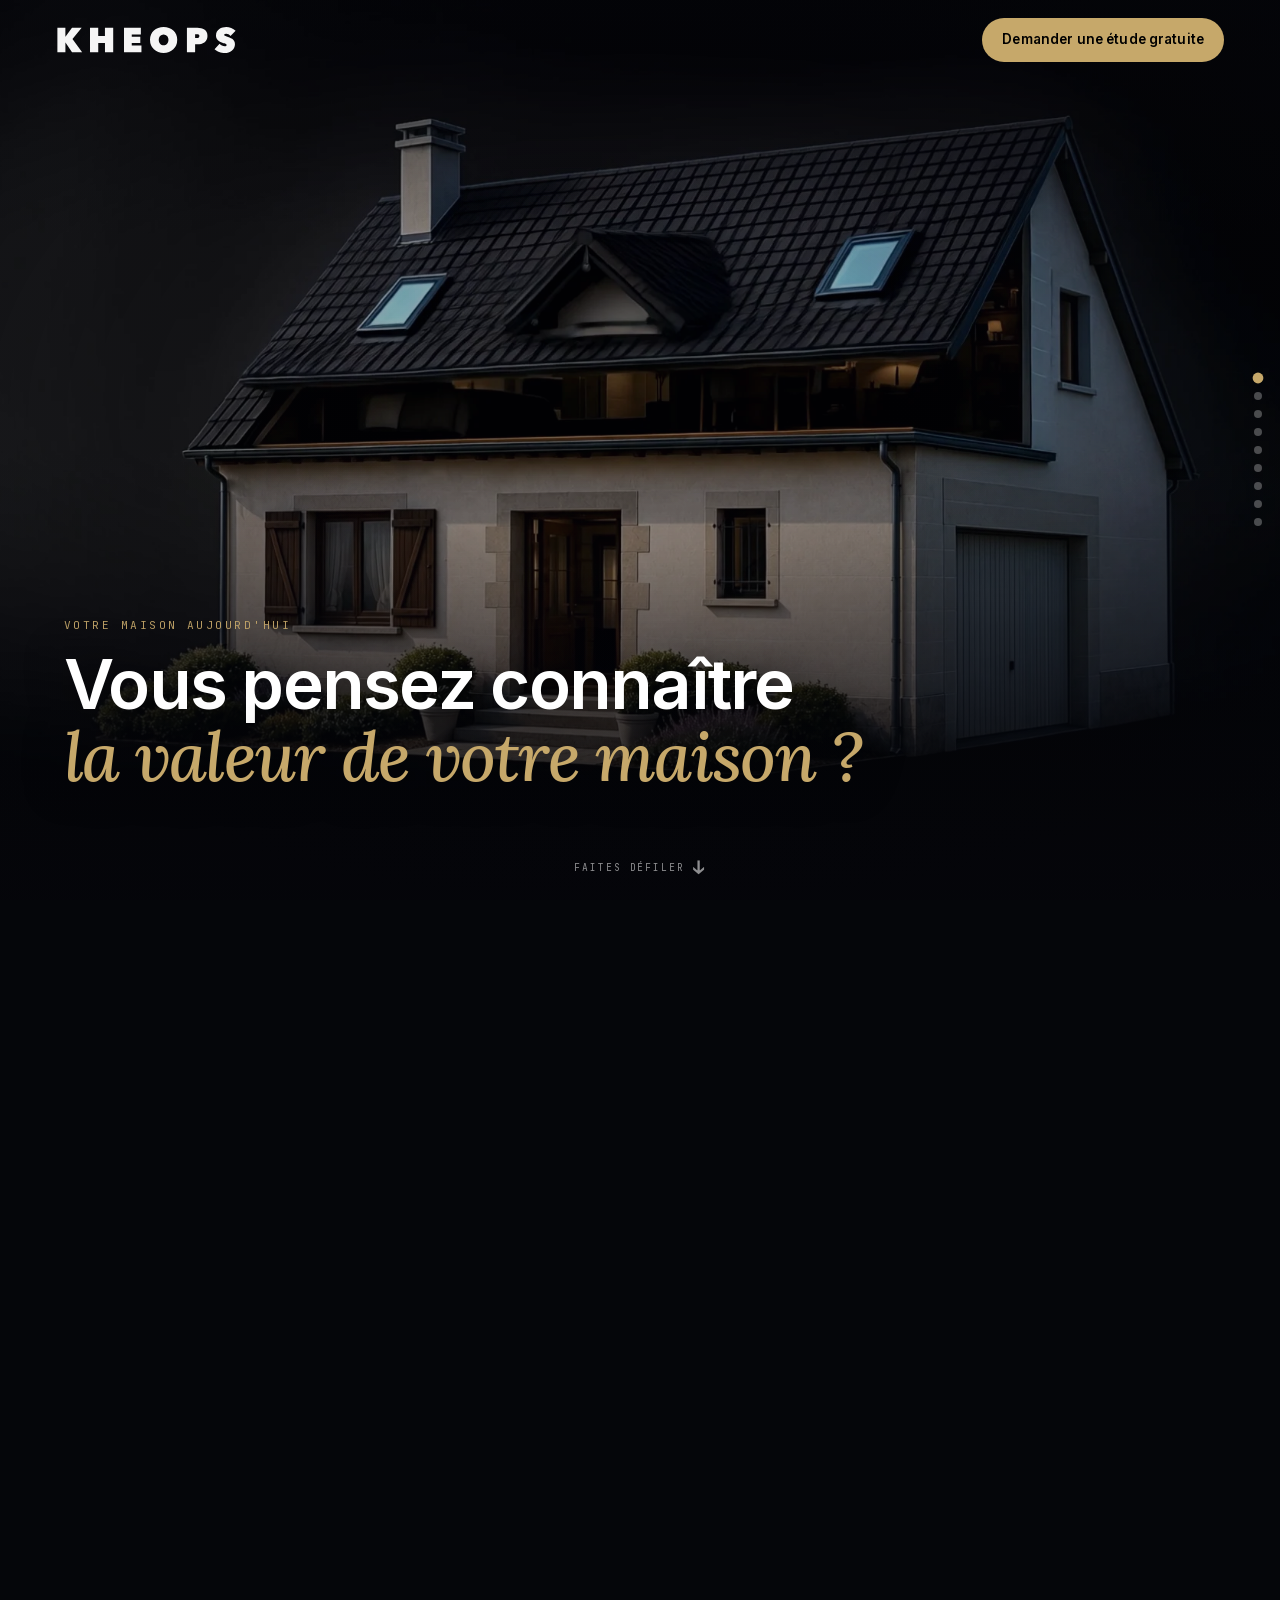
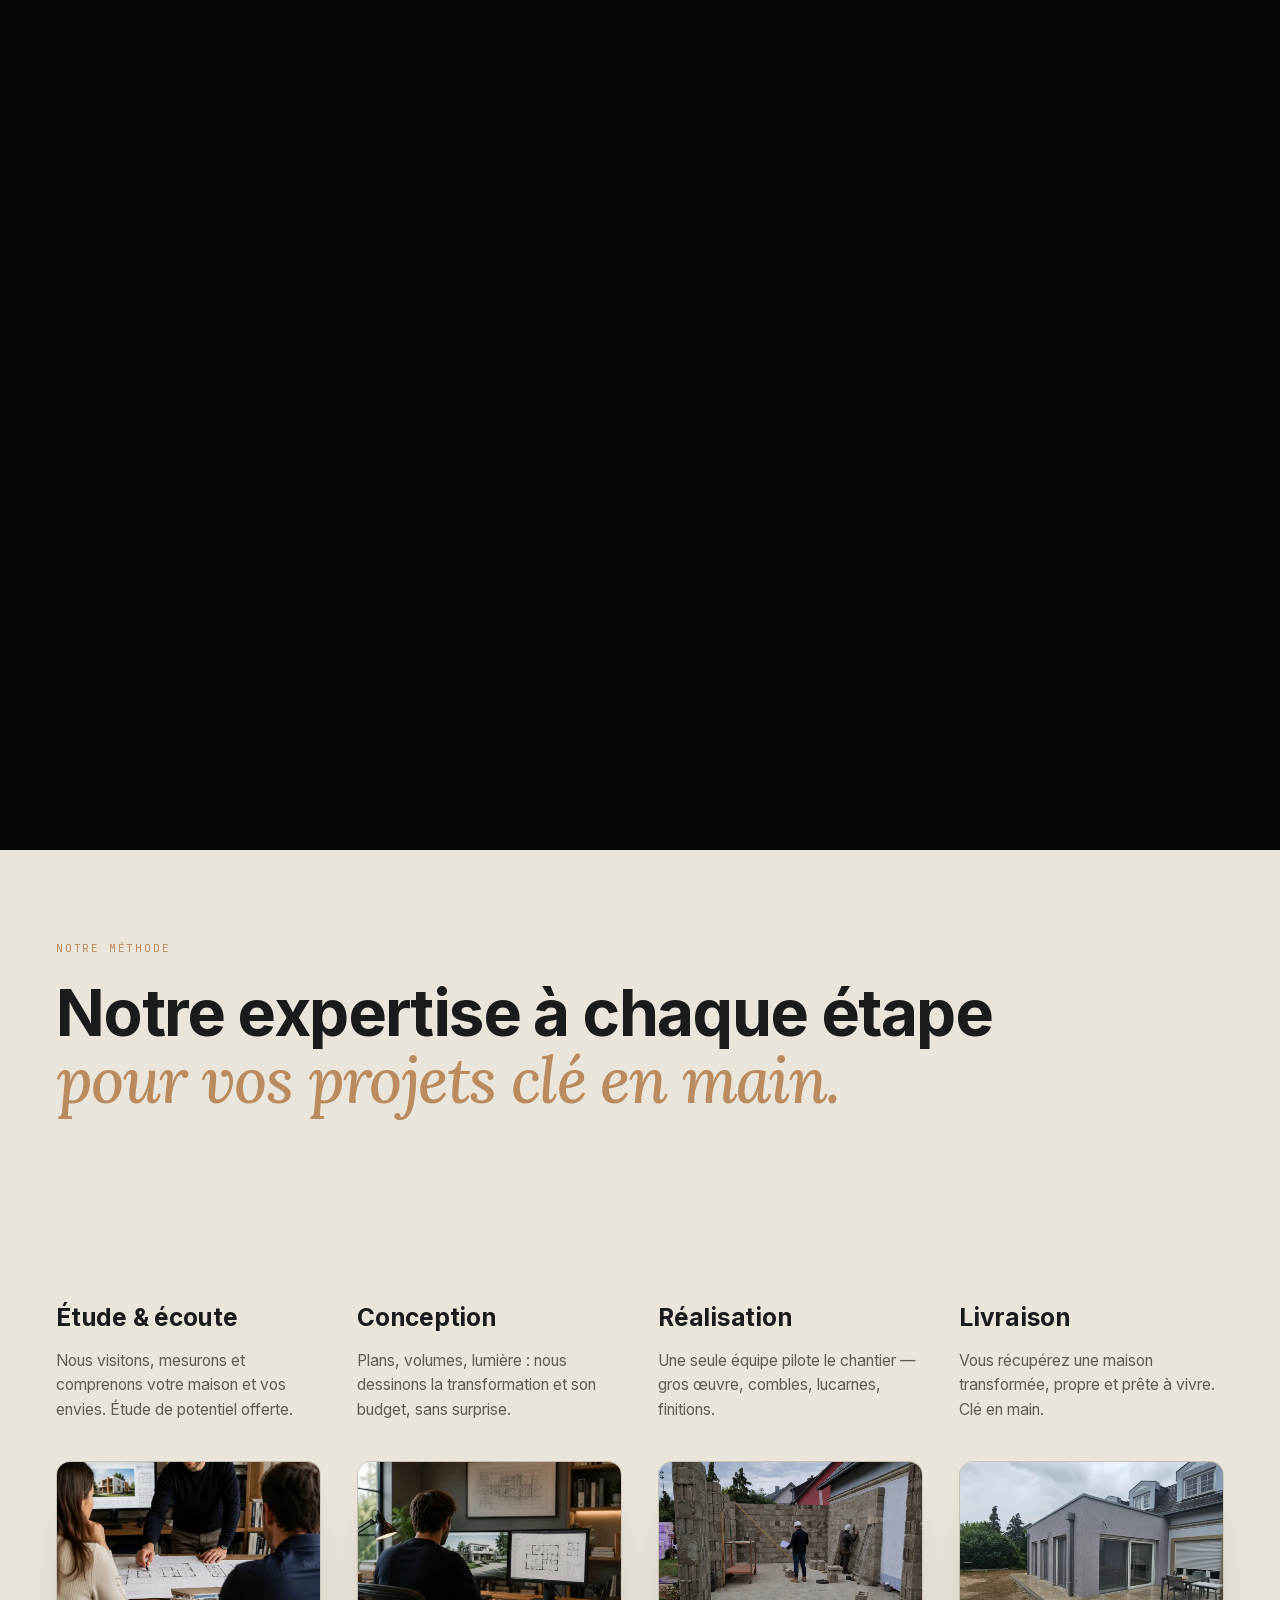
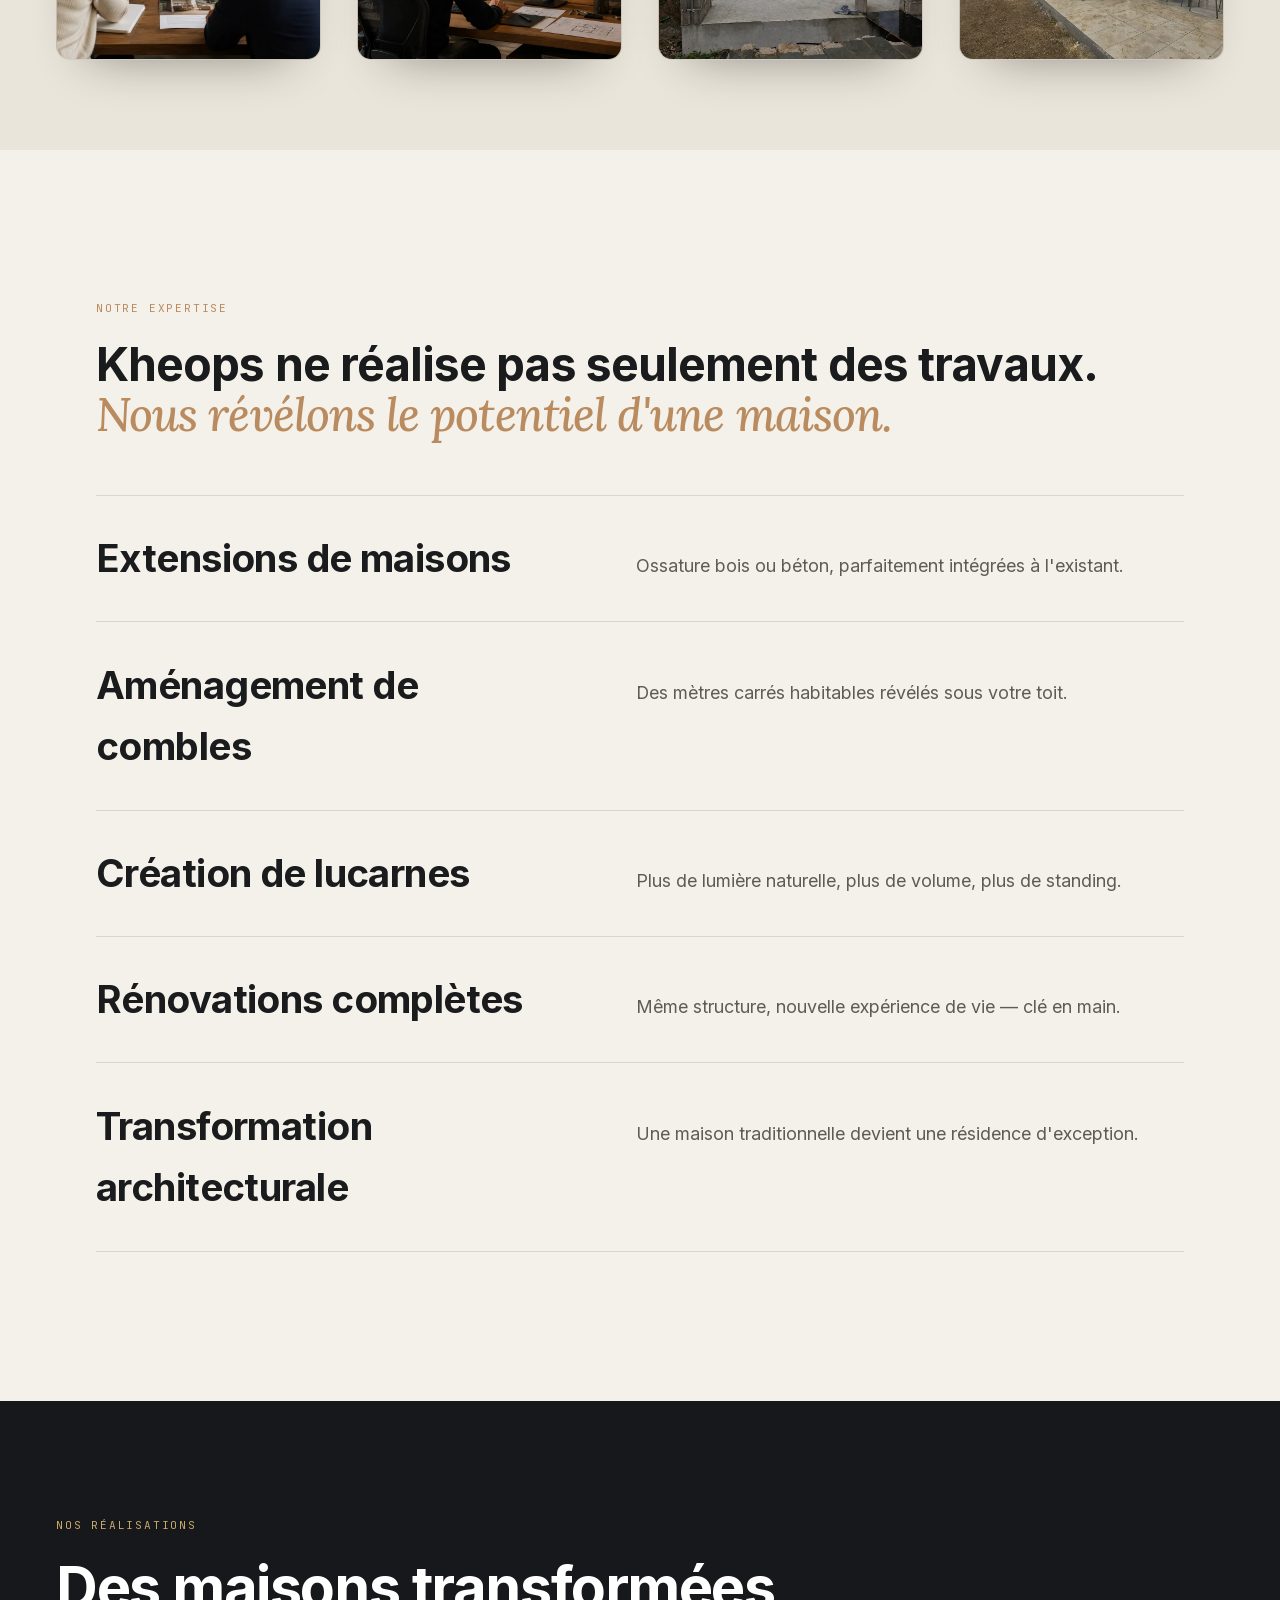
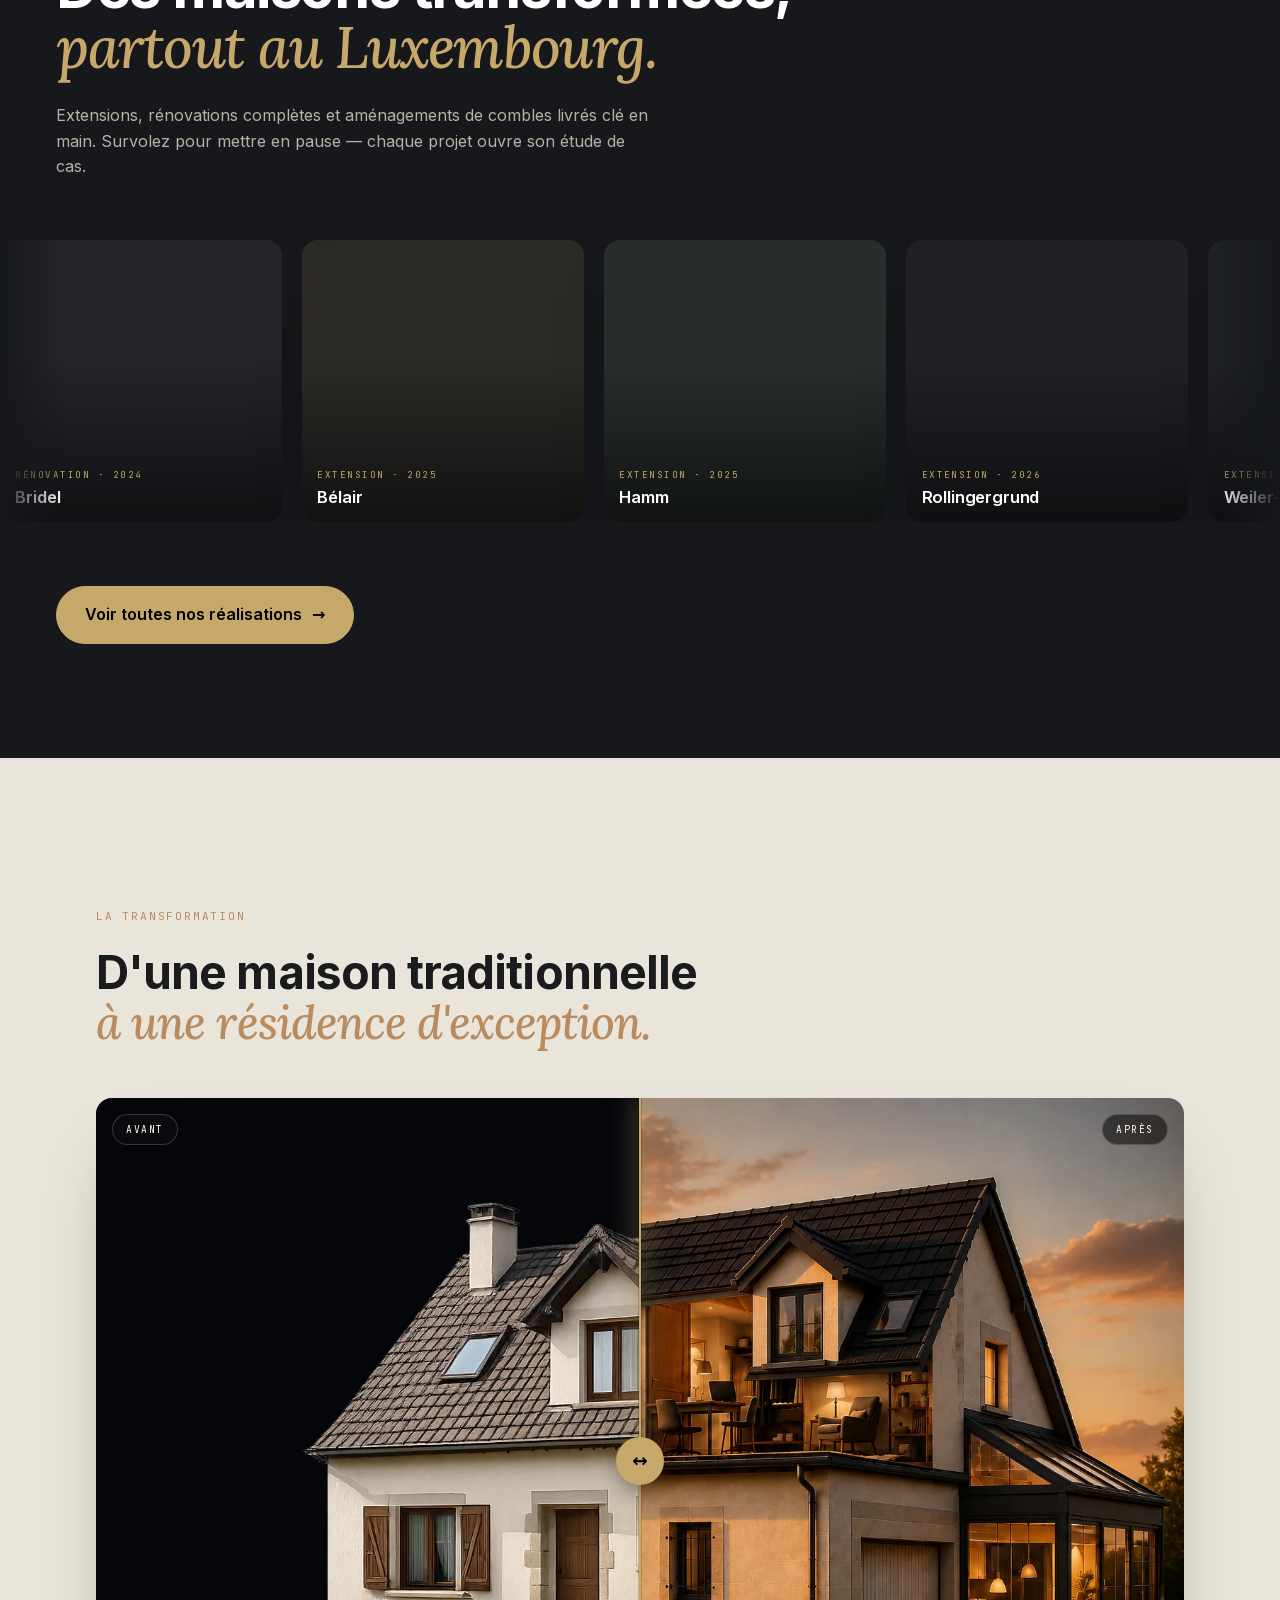
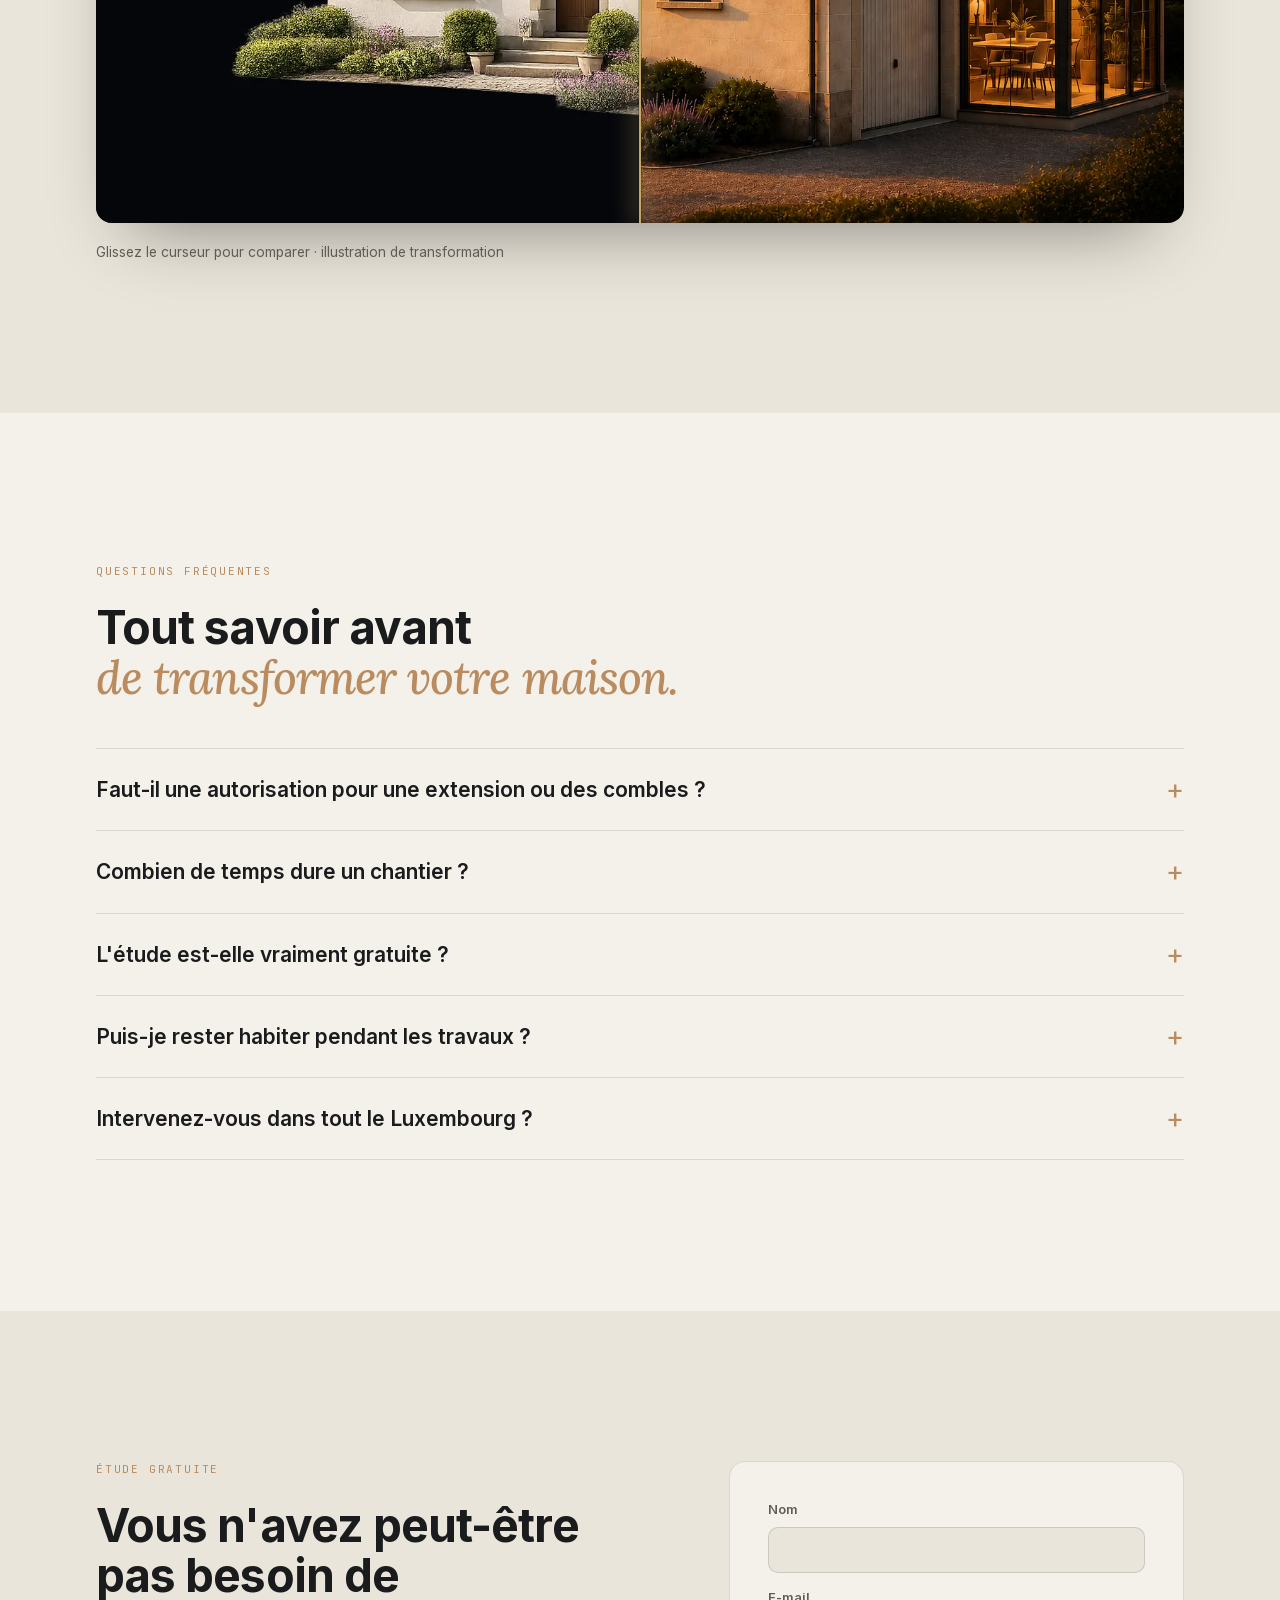
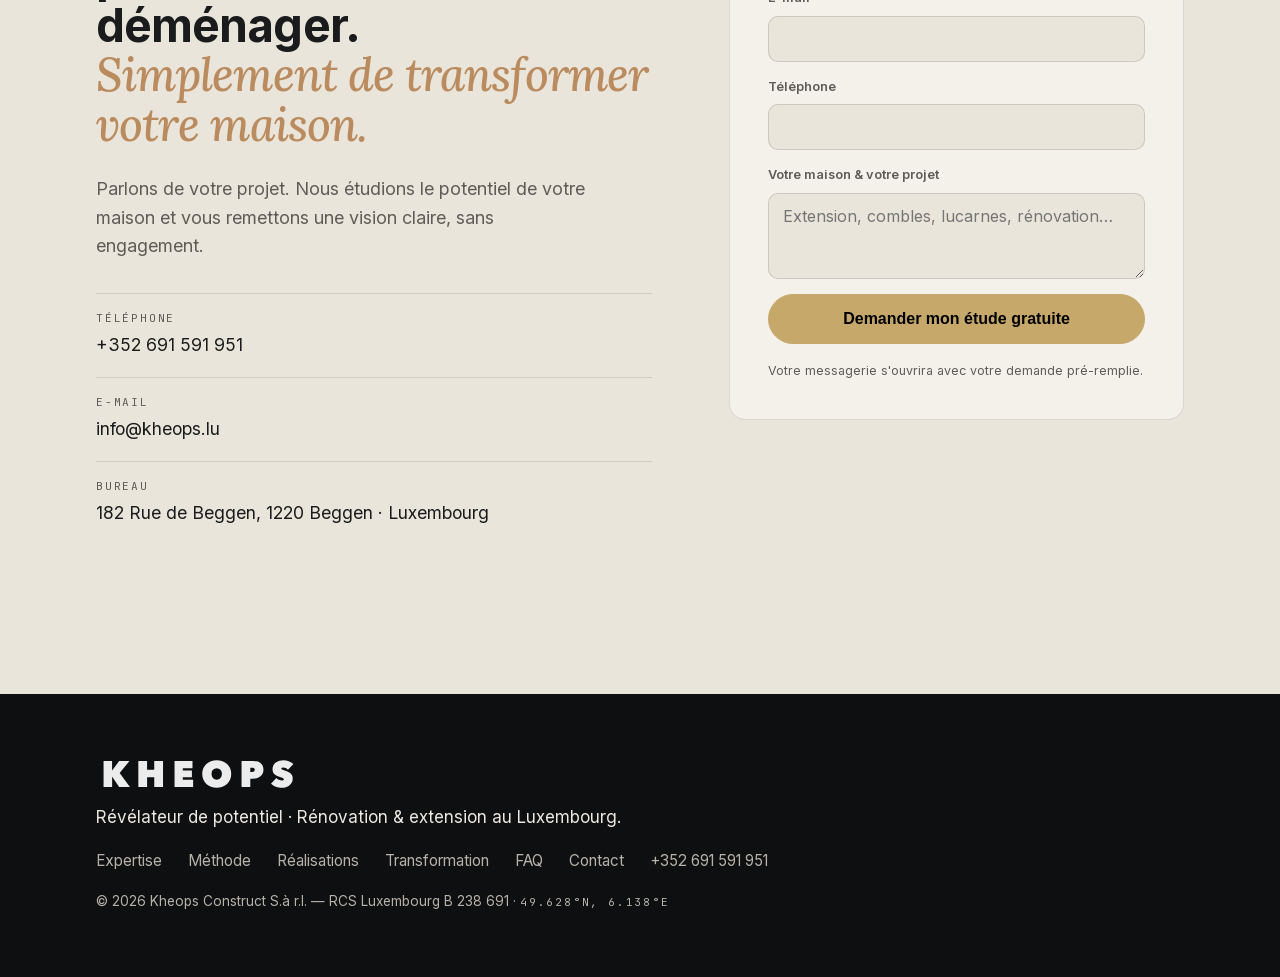
<file: index.html>
<!doctype html>
<html lang="fr" class="no-js">
<head>
<meta charset="utf-8">
<meta name="viewport" content="width=device-width, initial-scale=1, viewport-fit=cover">
<title>Kheops — Révélez le potentiel de votre maison | Luxembourg</title>
<meta name="description" content="Kheops révèle le potentiel caché de votre maison au Luxembourg : extensions, aménagement de combles, création de lucarnes et rénovations complètes haut de gamme. Même une maison traditionnelle peut devenir une résidence moderne et lumineuse.">
<meta name="theme-color" content="#16181B">
<meta name="author" content="Kheops Construct S.à r.l.">
<link rel="canonical" href="https://www.kheops.lu/">

<meta property="og:type" content="website">
<meta property="og:locale" content="fr_LU">
<meta property="og:site_name" content="Kheops">
<meta property="og:title" content="Révélez le potentiel de votre maison — Kheops">
<meta property="og:description" content="Extensions, combles, lucarnes et rénovations haut de gamme au Luxembourg. Une métamorphose pensée pour durer.">
<meta property="og:url" content="https://www.kheops.lu/">
<meta property="og:image" content="https://www.kheops.lu/assets/img/scenes/09_final.webp">
<meta name="twitter:card" content="summary_large_image">

<link rel="icon" type="image/png" sizes="32x32" href="assets/favicon-32x32.png">
<link rel="icon" type="image/png" sizes="16x16" href="assets/favicon-16x16.png">
<link rel="apple-touch-icon" href="assets/apple-touch-icon.png">
<link rel="manifest" href="site.webmanifest">

<link rel="preload" href="assets/fonts/inter-var.woff2" as="font" type="font/woff2" crossorigin>
<link rel="preload" href="assets/img/posters/film.webp" as="image">
<link rel="stylesheet" href="assets/css/fonts.css">
<link rel="stylesheet" href="assets/css/story.css">
<link rel="stylesheet" href="assets/css/cinematic.css">

<script>document.documentElement.classList.remove('no-js');document.documentElement.classList.add('js');</script>

<script type="application/ld+json">
{
  "@context": "https://schema.org",
  "@type": "GeneralContractor",
  "name": "Kheops",
  "legalName": "Kheops Construct S.à r.l.",
  "description": "Extensions, aménagement de combles, création de lucarnes et rénovations complètes haut de gamme au Luxembourg.",
  "url": "https://www.kheops.lu/",
  "telephone": "+352 27 67 63 80",
  "email": "info@kheops.lu",
  "foundingDate": "2018",
  "image": "https://www.kheops.lu/assets/img/f10.webp",
  "address": { "@type": "PostalAddress", "streetAddress": "182 Rue de Beggen", "postalCode": "1220", "addressLocality": "Beggen", "addressCountry": "LU" },
  "geo": { "@type": "GeoCoordinates", "latitude": 49.628, "longitude": 6.138 },
  "areaServed": { "@type": "Country", "name": "Luxembourg" },
  "openingHoursSpecification": { "@type": "OpeningHoursSpecification", "dayOfWeek": ["Monday","Tuesday","Wednesday","Thursday","Friday"], "opens": "08:00", "closes": "17:00" },
  "identifier": { "@type": "PropertyValue", "propertyID": "RCS Luxembourg", "value": "B 238 691" },
  "priceRange": "€€€"
}
</script>

<script type="application/ld+json">
{
  "@context": "https://schema.org",
  "@type": "FAQPage",
  "mainEntity": [
    { "@type": "Question", "name": "Faut-il une autorisation pour une extension ou des combles ?", "acceptedAnswer": { "@type": "Answer", "text": "Dans la plupart des communes luxembourgeoises, oui. Kheops réalise l'étude de faisabilité et vous accompagne dans les démarches d'autorisation de bâtir." } },
    { "@type": "Question", "name": "Combien de temps dure un chantier ?", "acceptedAnswer": { "@type": "Answer", "text": "Selon l'ampleur : quelques semaines pour un aménagement de combles, quelques mois pour une extension ou une rénovation complète. Le planning est remis avant le démarrage." } },
    { "@type": "Question", "name": "L'étude est-elle vraiment gratuite ?", "acceptedAnswer": { "@type": "Answer", "text": "Oui. Kheops étudie le potentiel de votre maison et vous remet une première vision et une estimation, sans engagement." } },
    { "@type": "Question", "name": "Puis-je rester habiter pendant les travaux ?", "acceptedAnswer": { "@type": "Answer", "text": "Souvent oui, en particulier pour les combles et les extensions. Le chantier est organisé pour limiter la gêne au quotidien." } },
    { "@type": "Question", "name": "Intervenez-vous dans tout le Luxembourg ?", "acceptedAnswer": { "@type": "Answer", "text": "Oui. Depuis l'atelier de Beggen, Kheops intervient sur l'ensemble du Grand-Duché de Luxembourg." } }
  ]
}
</script>
</head>
<body>
<a class="skip-link" href="#expertise">Aller au contenu</a>

<header class="hd" id="top">
  <div class="hd-inner">
    <a class="hd-brand" href="#top" aria-label="Kheops — accueil">
      <img src="assets/kheops-logo.svg" alt="Kheops" width="193" height="32">
    </a>
    <a class="hd-cta" href="#contact">Demander une étude gratuite</a>
  </div>
</header>

<main>

  <!-- ===== FILM CINÉMATIQUE : la maison qui se transforme au scroll ===== -->
  <section class="film cine" id="film" aria-label="La transformation de votre maison">
    <div class="film-pin">
      <div class="film-bg" aria-hidden="true"><div class="film-grid"></div></div>

      <!-- Séquence d'images HD dessinée sur canvas (technique Apple/AirPods) :
           zéro décodage vidéo → scrub fluide même sur Intel, qualité HD préservée.
           Les frames sont préchargées par JS depuis assets/img/film/{d|m}/. -->
      <div class="film-stage">
        <canvas class="film-canvas" aria-hidden="true"></canvas>
        <img class="film-fallback" src="assets/img/posters/film.webp" alt="" aria-hidden="true">
      </div>

      <div class="film-veil" aria-hidden="true"></div>
      <!-- Voile sombre piloté au scroll : assombrit le tout début du film
           (frame 1) puis s'efface dès qu'on défile. N'altère pas les frames HD. -->
      <div class="film-intro" aria-hidden="true"></div>

      <div class="film-caps">
        <div class="film-cap" data-i="0">
          <span class="cap-k">Votre maison aujourd'hui</span>
          <h1 class="cap-t">Vous pensez connaître<br><em>la valeur de votre maison ?</em></h1>
        </div>
        <div class="film-cap" data-i="1">
          <span class="cap-k">Lecture architecturale</span>
          <h2 class="cap-t">Nous voyons ce que<br>vous ne <em>voyez pas</em>.</h2>
        </div>
        <div class="film-cap" data-i="2">
          <span class="cap-k">Les combles révélés</span>
          <h2 class="cap-t">Des mètres carrés<br><em>déjà présents</em>.</h2>
        </div>
        <div class="film-cap" data-i="3">
          <span class="cap-k">L'extension</span>
          <h2 class="cap-t">Repousser les murs,<br><em>sans déménager</em>.</h2>
        </div>
        <div class="film-cap" data-i="4">
          <span class="cap-k">Lucarnes &amp; lumière</span>
          <h2 class="cap-t">Plus d'espace.<br><em>Plus de lumière.</em></h2>
        </div>
        <div class="film-cap" data-i="5">
          <span class="cap-k">Le seuil</span>
          <h2 class="cap-t">Entrez <em>chez vous</em>.</h2>
        </div>
        <div class="film-cap" data-i="6">
          <span class="cap-k">L'intérieur dévoilé</span>
          <h2 class="cap-t">Chaque pièce,<br><em>repensée</em>.</h2>
        </div>
        <div class="film-cap" data-i="7">
          <span class="cap-k">La cuisine transformée</span>
          <h2 class="cap-t">Le quotidien,<br><em>sublimé</em>.</h2>
        </div>
        <div class="film-cap" data-i="8">
          <span class="cap-k">La révélation</span>
          <h2 class="cap-t">Votre maison n'a jamais eu<br>autant de <em>potentiel</em>.</h2>
          <a class="btn-gold scene-cta" href="#contact">Étudier mon projet <span aria-hidden="true">→</span></a>
        </div>
      </div>

      <div class="film-hint scrollhint" aria-hidden="true">Faites défiler <b>↓</b></div>
      <nav class="cine-prog" aria-label="Navigation entre les scènes"></nav>
    </div>
    <div class="film-bar" aria-hidden="true"></div>
  </section>

  <!-- ===== EXPERTISE PAR ÉTAPE (section plein écran) =====
       Emplacements photo prévus sous chaque étape : déposer les fichiers
       assets/img/expertise/01-etude.webp … 04-livraison.webp puis remplacer
       chaque <div class="etape-media"> par <img>. -->
  <section class="etapes" id="approche" aria-label="Notre expertise à chaque étape">
    <div class="wrap">
      <header class="etapes-head">
        <p class="eyebrow mono reveal">Notre méthode</p>
        <h2 class="etapes-title reveal" data-d="1">Notre expertise à chaque étape<br><em>pour vos projets clé en main.</em></h2>
        <p class="etapes-intro reveal" data-d="2">De la conception à la réalisation, toutes les étapes de votre projet sont pilotées en interne pour assurer un contrôle absolu de la qualité, une exécution sans compromis et des délais parfaitement maîtrisés.</p>
      </header>
      <ol class="etapes-grid">
        <li class="etape reveal reveal--turn" data-d="1">
          <h3>Étude &amp; écoute</h3>
          <p>Nous visitons, mesurons et comprenons votre maison et vos envies. Étude de potentiel offerte.</p>
          <div class="etape-media reveal reveal--turn" data-d="1">
            <img src="assets/img/expertise/01-etude.webp" alt="Étude : visite et prise de mesures de votre maison" loading="lazy" decoding="async">
          </div>
        </li>
        <li class="etape reveal reveal--turn" data-d="2">
          <h3>Conception</h3>
          <p>Plans, volumes, lumière : nous dessinons la transformation et son budget, sans surprise.</p>
          <div class="etape-media reveal reveal--turn" data-d="2">
            <img src="assets/img/expertise/02-conception.webp" alt="Conception : plans, volumes et lumière du projet" loading="lazy" decoding="async">
          </div>
        </li>
        <li class="etape reveal reveal--turn" data-d="3">
          <h3>Réalisation</h3>
          <p>Une seule équipe pilote le chantier — gros œuvre, combles, lucarnes, finitions.</p>
          <div class="etape-media reveal reveal--turn" data-d="3">
            <img src="assets/img/expertise/03-realisation.webp" alt="Réalisation : chantier piloté par une seule équipe" loading="lazy" decoding="async">
          </div>
        </li>
        <li class="etape reveal reveal--turn" data-d="4">
          <h3>Livraison</h3>
          <p>Vous récupérez une maison transformée, propre et prête à vivre. Clé en main.</p>
          <div class="etape-media reveal reveal--turn" data-d="4">
            <img src="assets/img/expertise/04-livraison.webp" alt="Livraison : maison transformée, propre et prête à vivre" loading="lazy" decoding="async">
          </div>
        </li>
      </ol>
    </div>
  </section>

  <!-- ===== EXPERTISE ===== -->
  <section class="expertise" id="expertise">
    <div class="wrap">
      <p class="eyebrow mono reveal">Notre expertise</p>
      <h2 class="sec-title reveal" data-d="1">Kheops ne réalise pas seulement des travaux.<br><em>Nous révélons le potentiel d'une maison.</em></h2>
      <ul class="exp-list">
        <li class="reveal"><h3>Extensions de maisons</h3><p>Ossature bois ou béton, parfaitement intégrées à l'existant.</p></li>
        <li class="reveal"><h3>Aménagement de combles</h3><p>Des mètres carrés habitables révélés sous votre toit.</p></li>
        <li class="reveal"><h3>Création de lucarnes</h3><p>Plus de lumière naturelle, plus de volume, plus de standing.</p></li>
        <li class="reveal"><h3>Rénovations complètes</h3><p>Même structure, nouvelle expérience de vie — clé en main.</p></li>
        <li class="reveal"><h3>Transformation architecturale</h3><p>Une maison traditionnelle devient une résidence d'exception.</p></li>
      </ul>
    </div>
  </section>

  <!-- ===== NOS RÉALISATIONS : carrousel défilant (train) =====
       Les photos sont des emplacements (assets/img/realisations/<slug>.webp).
       Pour alimenter : écraser chaque fichier <slug>.webp par la vraie photo
       (même nom) — aucun changement HTML nécessaire. Clic → realisations.html#<slug>. -->
  <section class="rea sec--dark" id="realisations" aria-label="Nos réalisations">
    <div class="wrap rea-head">
      <p class="eyebrow mono reveal">Nos réalisations</p>
      <h2 class="rea-title reveal" data-d="1">Des maisons transformées,<br><em>partout au Luxembourg.</em></h2>
      <p class="rea-intro reveal" data-d="2">Extensions, rénovations complètes et aménagements de combles livrés clé en main. Survolez pour mettre en pause — chaque projet ouvre son étude de cas.</p>
    </div>

    <div class="rea-marquee reveal" data-d="3">
      <div class="rea-track">
        <a class="rcard" href="realisations.html#renovation-bridel">
          <span class="rcard-media"><img src="assets/img/realisations/renovation-bridel.webp" alt="Rénovation d'exception — Bridel" loading="lazy" decoding="async"></span>
          <span class="rcard-info"><span class="rcard-cat mono">Rénovation · 2024</span><span class="rcard-name">Bridel</span></span>
        </a>
        <a class="rcard" href="realisations.html#extension-belair">
          <span class="rcard-media"><img src="assets/img/realisations/extension-belair.webp" alt="Extension &amp; Rénovation — Bélair" loading="lazy" decoding="async"></span>
          <span class="rcard-info"><span class="rcard-cat mono">Extension · 2025</span><span class="rcard-name">Bélair</span></span>
        </a>
        <a class="rcard" href="realisations.html#extension-hamm">
          <span class="rcard-media"><img src="assets/img/realisations/extension-hamm.webp" alt="Reconstruction complète — Hamm" loading="lazy" decoding="async"></span>
          <span class="rcard-info"><span class="rcard-cat mono">Extension · 2025</span><span class="rcard-name">Hamm</span></span>
        </a>
        <a class="rcard" href="realisations.html#extension-rollingergrund">
          <span class="rcard-media"><img src="assets/img/realisations/extension-rollingergrund.webp" alt="Extension résidentielle — Rollingergrund" loading="lazy" decoding="async"></span>
          <span class="rcard-info"><span class="rcard-cat mono">Extension · 2026</span><span class="rcard-name">Rollingergrund</span></span>
        </a>
        <a class="rcard" href="realisations.html#extension-weiller">
          <span class="rcard-media"><img src="assets/img/realisations/extension-weiller.webp" alt="Extension maçonnerie — Weiler-la-Tour" loading="lazy" decoding="async"></span>
          <span class="rcard-info"><span class="rcard-cat mono">Extension · 2024</span><span class="rcard-name">Weiler-la-Tour</span></span>
        </a>
        <a class="rcard" href="realisations.html#extension-bettembourg">
          <span class="rcard-media"><img src="assets/img/realisations/extension-bettembourg.webp" alt="Extension bois — Bettembourg" loading="lazy" decoding="async"></span>
          <span class="rcard-info"><span class="rcard-cat mono">Extension · 2022</span><span class="rcard-name">Bettembourg</span></span>
        </a>
        <a class="rcard" href="realisations.html#renovation-gasperich">
          <span class="rcard-media"><img src="assets/img/realisations/renovation-gasperich.webp" alt="Rénovation élégante — Gasperich" loading="lazy" decoding="async"></span>
          <span class="rcard-info"><span class="rcard-cat mono">Rénovation · 2022</span><span class="rcard-name">Gasperich</span></span>
        </a>
        <a class="rcard" href="realisations.html#amenagement-combles-peppange">
          <span class="rcard-media"><img src="assets/img/realisations/amenagement-combles-peppange.webp" alt="Aménagement de combles — Peppange" loading="lazy" decoding="async"></span>
          <span class="rcard-info"><span class="rcard-cat mono">Combles · 2023</span><span class="rcard-name">Peppange</span></span>
        </a>
        <a class="rcard" href="realisations.html#amenagement-combles-dalheim">
          <span class="rcard-media"><img src="assets/img/realisations/amenagement-combles-dalheim.webp" alt="Mansarde avec mezzanine — Dalheim" loading="lazy" decoding="async"></span>
          <span class="rcard-info"><span class="rcard-cat mono">Combles · 2024</span><span class="rcard-name">Dalheim</span></span>
        </a>
        <a class="rcard" href="realisations.html#renovation-walferdange">
          <span class="rcard-media"><img src="assets/img/realisations/renovation-walferdange.webp" alt="Transformation Airbnb — Walferdange" loading="lazy" decoding="async"></span>
          <span class="rcard-info"><span class="rcard-cat mono">Rénovation · 2025</span><span class="rcard-name">Walferdange</span></span>
        </a>
        <a class="rcard" href="realisations.html#appartement-limpertsberg">
          <span class="rcard-media"><img src="assets/img/realisations/appartement-limpertsberg.webp" alt="Rénovation appartement — Limpertsberg" loading="lazy" decoding="async"></span>
          <span class="rcard-info"><span class="rcard-cat mono">Rénovation · 2024</span><span class="rcard-name">Limpertsberg</span></span>
        </a>
        <a class="rcard" href="realisations.html#renovation-sandweiller">
          <span class="rcard-media"><img src="assets/img/realisations/renovation-sandweiller.webp" alt="Rénovation maison unifamiliale — Sandweiller" loading="lazy" decoding="async"></span>
          <span class="rcard-info"><span class="rcard-cat mono">Rénovation · 2022</span><span class="rcard-name">Sandweiller</span></span>
        </a>
        <a class="rcard" href="realisations.html#extension-bonnevoie">
          <span class="rcard-media"><img src="assets/img/realisations/extension-bonnevoie.webp" alt="Extension bois 2 niveaux — Bonnevoie" loading="lazy" decoding="async"></span>
          <span class="rcard-info"><span class="rcard-cat mono">Extension · 2024</span><span class="rcard-name">Bonnevoie</span></span>
        </a>
        <a class="rcard" href="realisations.html#extension-limpertsberg">
          <span class="rcard-media"><img src="assets/img/realisations/extension-limpertsberg.webp" alt="Extension — Limpertsberg" loading="lazy" decoding="async"></span>
          <span class="rcard-info"><span class="rcard-cat mono">Extension · 2023</span><span class="rcard-name">Limpertsberg</span></span>
        </a>
        <a class="rcard" href="realisations.html#renovation-merl">
          <span class="rcard-media"><img src="assets/img/realisations/renovation-merl.webp" alt="Rénovation complète — Merl" loading="lazy" decoding="async"></span>
          <span class="rcard-info"><span class="rcard-cat mono">Rénovation · 2024</span><span class="rcard-name">Merl</span></span>
        </a>
        <a class="rcard" href="realisations.html#renovation-bridel" aria-hidden="true" tabindex="-1">
          <span class="rcard-media"><img src="assets/img/realisations/renovation-bridel.webp" alt="Rénovation d'exception — Bridel" loading="lazy" decoding="async"></span>
          <span class="rcard-info"><span class="rcard-cat mono">Rénovation · 2024</span><span class="rcard-name">Bridel</span></span>
        </a>
        <a class="rcard" href="realisations.html#extension-belair" aria-hidden="true" tabindex="-1">
          <span class="rcard-media"><img src="assets/img/realisations/extension-belair.webp" alt="Extension &amp; Rénovation — Bélair" loading="lazy" decoding="async"></span>
          <span class="rcard-info"><span class="rcard-cat mono">Extension · 2025</span><span class="rcard-name">Bélair</span></span>
        </a>
        <a class="rcard" href="realisations.html#extension-hamm" aria-hidden="true" tabindex="-1">
          <span class="rcard-media"><img src="assets/img/realisations/extension-hamm.webp" alt="Reconstruction complète — Hamm" loading="lazy" decoding="async"></span>
          <span class="rcard-info"><span class="rcard-cat mono">Extension · 2025</span><span class="rcard-name">Hamm</span></span>
        </a>
        <a class="rcard" href="realisations.html#extension-rollingergrund" aria-hidden="true" tabindex="-1">
          <span class="rcard-media"><img src="assets/img/realisations/extension-rollingergrund.webp" alt="Extension résidentielle — Rollingergrund" loading="lazy" decoding="async"></span>
          <span class="rcard-info"><span class="rcard-cat mono">Extension · 2026</span><span class="rcard-name">Rollingergrund</span></span>
        </a>
        <a class="rcard" href="realisations.html#extension-weiller" aria-hidden="true" tabindex="-1">
          <span class="rcard-media"><img src="assets/img/realisations/extension-weiller.webp" alt="Extension maçonnerie — Weiler-la-Tour" loading="lazy" decoding="async"></span>
          <span class="rcard-info"><span class="rcard-cat mono">Extension · 2024</span><span class="rcard-name">Weiler-la-Tour</span></span>
        </a>
        <a class="rcard" href="realisations.html#extension-bettembourg" aria-hidden="true" tabindex="-1">
          <span class="rcard-media"><img src="assets/img/realisations/extension-bettembourg.webp" alt="Extension bois — Bettembourg" loading="lazy" decoding="async"></span>
          <span class="rcard-info"><span class="rcard-cat mono">Extension · 2022</span><span class="rcard-name">Bettembourg</span></span>
        </a>
        <a class="rcard" href="realisations.html#renovation-gasperich" aria-hidden="true" tabindex="-1">
          <span class="rcard-media"><img src="assets/img/realisations/renovation-gasperich.webp" alt="Rénovation élégante — Gasperich" loading="lazy" decoding="async"></span>
          <span class="rcard-info"><span class="rcard-cat mono">Rénovation · 2022</span><span class="rcard-name">Gasperich</span></span>
        </a>
        <a class="rcard" href="realisations.html#amenagement-combles-peppange" aria-hidden="true" tabindex="-1">
          <span class="rcard-media"><img src="assets/img/realisations/amenagement-combles-peppange.webp" alt="Aménagement de combles — Peppange" loading="lazy" decoding="async"></span>
          <span class="rcard-info"><span class="rcard-cat mono">Combles · 2023</span><span class="rcard-name">Peppange</span></span>
        </a>
        <a class="rcard" href="realisations.html#amenagement-combles-dalheim" aria-hidden="true" tabindex="-1">
          <span class="rcard-media"><img src="assets/img/realisations/amenagement-combles-dalheim.webp" alt="Mansarde avec mezzanine — Dalheim" loading="lazy" decoding="async"></span>
          <span class="rcard-info"><span class="rcard-cat mono">Combles · 2024</span><span class="rcard-name">Dalheim</span></span>
        </a>
        <a class="rcard" href="realisations.html#renovation-walferdange" aria-hidden="true" tabindex="-1">
          <span class="rcard-media"><img src="assets/img/realisations/renovation-walferdange.webp" alt="Transformation Airbnb — Walferdange" loading="lazy" decoding="async"></span>
          <span class="rcard-info"><span class="rcard-cat mono">Rénovation · 2025</span><span class="rcard-name">Walferdange</span></span>
        </a>
        <a class="rcard" href="realisations.html#appartement-limpertsberg" aria-hidden="true" tabindex="-1">
          <span class="rcard-media"><img src="assets/img/realisations/appartement-limpertsberg.webp" alt="Rénovation appartement — Limpertsberg" loading="lazy" decoding="async"></span>
          <span class="rcard-info"><span class="rcard-cat mono">Rénovation · 2024</span><span class="rcard-name">Limpertsberg</span></span>
        </a>
        <a class="rcard" href="realisations.html#renovation-sandweiller" aria-hidden="true" tabindex="-1">
          <span class="rcard-media"><img src="assets/img/realisations/renovation-sandweiller.webp" alt="Rénovation maison unifamiliale — Sandweiller" loading="lazy" decoding="async"></span>
          <span class="rcard-info"><span class="rcard-cat mono">Rénovation · 2022</span><span class="rcard-name">Sandweiller</span></span>
        </a>
        <a class="rcard" href="realisations.html#extension-bonnevoie" aria-hidden="true" tabindex="-1">
          <span class="rcard-media"><img src="assets/img/realisations/extension-bonnevoie.webp" alt="Extension bois 2 niveaux — Bonnevoie" loading="lazy" decoding="async"></span>
          <span class="rcard-info"><span class="rcard-cat mono">Extension · 2024</span><span class="rcard-name">Bonnevoie</span></span>
        </a>
        <a class="rcard" href="realisations.html#extension-limpertsberg" aria-hidden="true" tabindex="-1">
          <span class="rcard-media"><img src="assets/img/realisations/extension-limpertsberg.webp" alt="Extension — Limpertsberg" loading="lazy" decoding="async"></span>
          <span class="rcard-info"><span class="rcard-cat mono">Extension · 2023</span><span class="rcard-name">Limpertsberg</span></span>
        </a>
        <a class="rcard" href="realisations.html#renovation-merl" aria-hidden="true" tabindex="-1">
          <span class="rcard-media"><img src="assets/img/realisations/renovation-merl.webp" alt="Rénovation complète — Merl" loading="lazy" decoding="async"></span>
          <span class="rcard-info"><span class="rcard-cat mono">Rénovation · 2024</span><span class="rcard-name">Merl</span></span>
        </a>
      </div>
    </div>

    <div class="wrap rea-foot reveal">
      <a class="btn-gold" href="realisations.html">Voir toutes nos réalisations <span aria-hidden="true">&#8594;</span></a>
    </div>
  </section>

  <!-- ===== RÉALISATIONS / AVANT-APRÈS ===== -->
  <section class="realis" id="transformation">
    <div class="wrap">
      <p class="eyebrow mono reveal">La transformation</p>
      <h2 class="sec-title reveal" data-d="1">D'une maison traditionnelle<br><em>à une résidence d'exception.</em></h2>
      <div class="ba reveal" data-d="2" data-ba>
        <div class="ba-after"><img src="assets/img/scenes/05_lucarnes.webp" alt="La maison transformée par Kheops — extension et combles, à l'heure dorée" width="1536" height="1024" loading="lazy"></div>
        <div class="ba-before"><img src="assets/img/scenes/01_maison.webp" alt="La maison traditionnelle avant transformation" width="1536" height="1024" loading="lazy"></div>
        <span class="ba-tag is-before">Avant</span>
        <span class="ba-tag is-after">Après</span>
        <div class="ba-handle" aria-hidden="true"></div>
        <input class="ba-range" type="range" min="0" max="100" value="50" aria-label="Comparer avant et après">
      </div>
      <p class="realis-note reveal">Glissez le curseur pour comparer · illustration de transformation</p>
    </div>
  </section>

  <!-- ===== FAQ ===== -->
  <section class="faq" id="faq">
    <div class="wrap">
      <p class="eyebrow mono reveal">Questions fréquentes</p>
      <h2 class="sec-title reveal" data-d="1">Tout savoir avant<br><em>de transformer votre maison.</em></h2>
      <div class="faq-list reveal" data-d="2">
        <details><summary>Faut-il une autorisation pour une extension ou des combles ?</summary><p>Dans la plupart des communes luxembourgeoises, oui. Nous réalisons l'étude de faisabilité et vous accompagnons dans les démarches d'autorisation de bâtir.</p></details>
        <details><summary>Combien de temps dure un chantier ?</summary><p>Selon l'ampleur : quelques semaines pour un aménagement de combles, quelques mois pour une extension ou une rénovation complète. Le planning vous est remis avant le démarrage.</p></details>
        <details><summary>L'étude est-elle vraiment gratuite ?</summary><p>Oui. Nous étudions le potentiel de votre maison et vous remettons une première vision et une estimation, sans engagement.</p></details>
        <details><summary>Puis-je rester habiter pendant les travaux ?</summary><p>Souvent oui, en particulier pour les combles et les extensions. Nous organisons le chantier pour limiter la gêne au quotidien.</p></details>
        <details><summary>Intervenez-vous dans tout le Luxembourg ?</summary><p>Oui. Depuis notre atelier de Beggen, nous intervenons sur l'ensemble du Grand-Duché.</p></details>
      </div>
    </div>
  </section>

  <!-- ===== CONTACT ===== -->
  <section class="contact" id="contact">
    <div class="wrap contact-grid">
      <div class="contact-text">
        <p class="eyebrow mono reveal">Étude gratuite</p>
        <h2 class="sec-title reveal" data-d="1">Vous n'avez peut-être pas besoin de déménager.<br><em>Simplement de transformer votre maison.</em></h2>
        <p class="contact-lead reveal" data-d="2">Parlons de votre projet. Nous étudions le potentiel de votre maison et vous remettons une vision claire, sans engagement.</p>
        <div class="contact-rows reveal" data-d="3">
          <a href="tel:+352691591951"><span class="mono">Téléphone</span>+352 691 591 951</a>
          <a href="mailto:info@kheops.lu"><span class="mono">E-mail</span>info@kheops.lu</a>
          <p><span class="mono">Bureau</span>182 Rue de Beggen, 1220 Beggen · Luxembourg</p>
        </div>
      </div>

      <form class="form reveal" data-d="2" id="devis-form" novalidate>
        <label>Nom<input type="text" name="nom" autocomplete="name" required></label>
        <label>E-mail<input type="email" name="email" autocomplete="email" required></label>
        <label>Téléphone<input type="tel" name="tel" autocomplete="tel"></label>
        <label>Votre maison &amp; votre projet<textarea name="message" rows="3" placeholder="Extension, combles, lucarnes, rénovation…"></textarea></label>
        <button type="submit" class="btn-gold btn-block">Demander mon étude gratuite</button>
        <p class="form-note">Votre messagerie s'ouvrira avec votre demande pré-remplie.</p>
      </form>
    </div>
  </section>
</main>

<footer class="ft">
  <div class="wrap ft-inner">
    <img class="ft-logo" src="assets/kheops-logo.svg" alt="Kheops" width="205" height="34">
    <p class="ft-tag">Révélateur de potentiel · Rénovation &amp; extension au Luxembourg.</p>
    <nav class="ft-nav" aria-label="Sections">
      <a href="#expertise">Expertise</a>
      <a href="#approche">Méthode</a>
      <a href="#realisations">Réalisations</a>
      <a href="#transformation">Transformation</a>
      <a href="#faq">FAQ</a>
      <a href="#contact">Contact</a>
      <a href="tel:+352691591951">+352 691 591 951</a>
    </nav>
    <p class="ft-legal">© <span id="year">2026</span> Kheops Construct S.à r.l. — RCS Luxembourg B 238 691 · <span class="mono">49.628°N, 6.138°E</span></p>
  </div>
</footer>

<script src="assets/js/cinematic.js" defer></script>
</body>
</html>
</file>
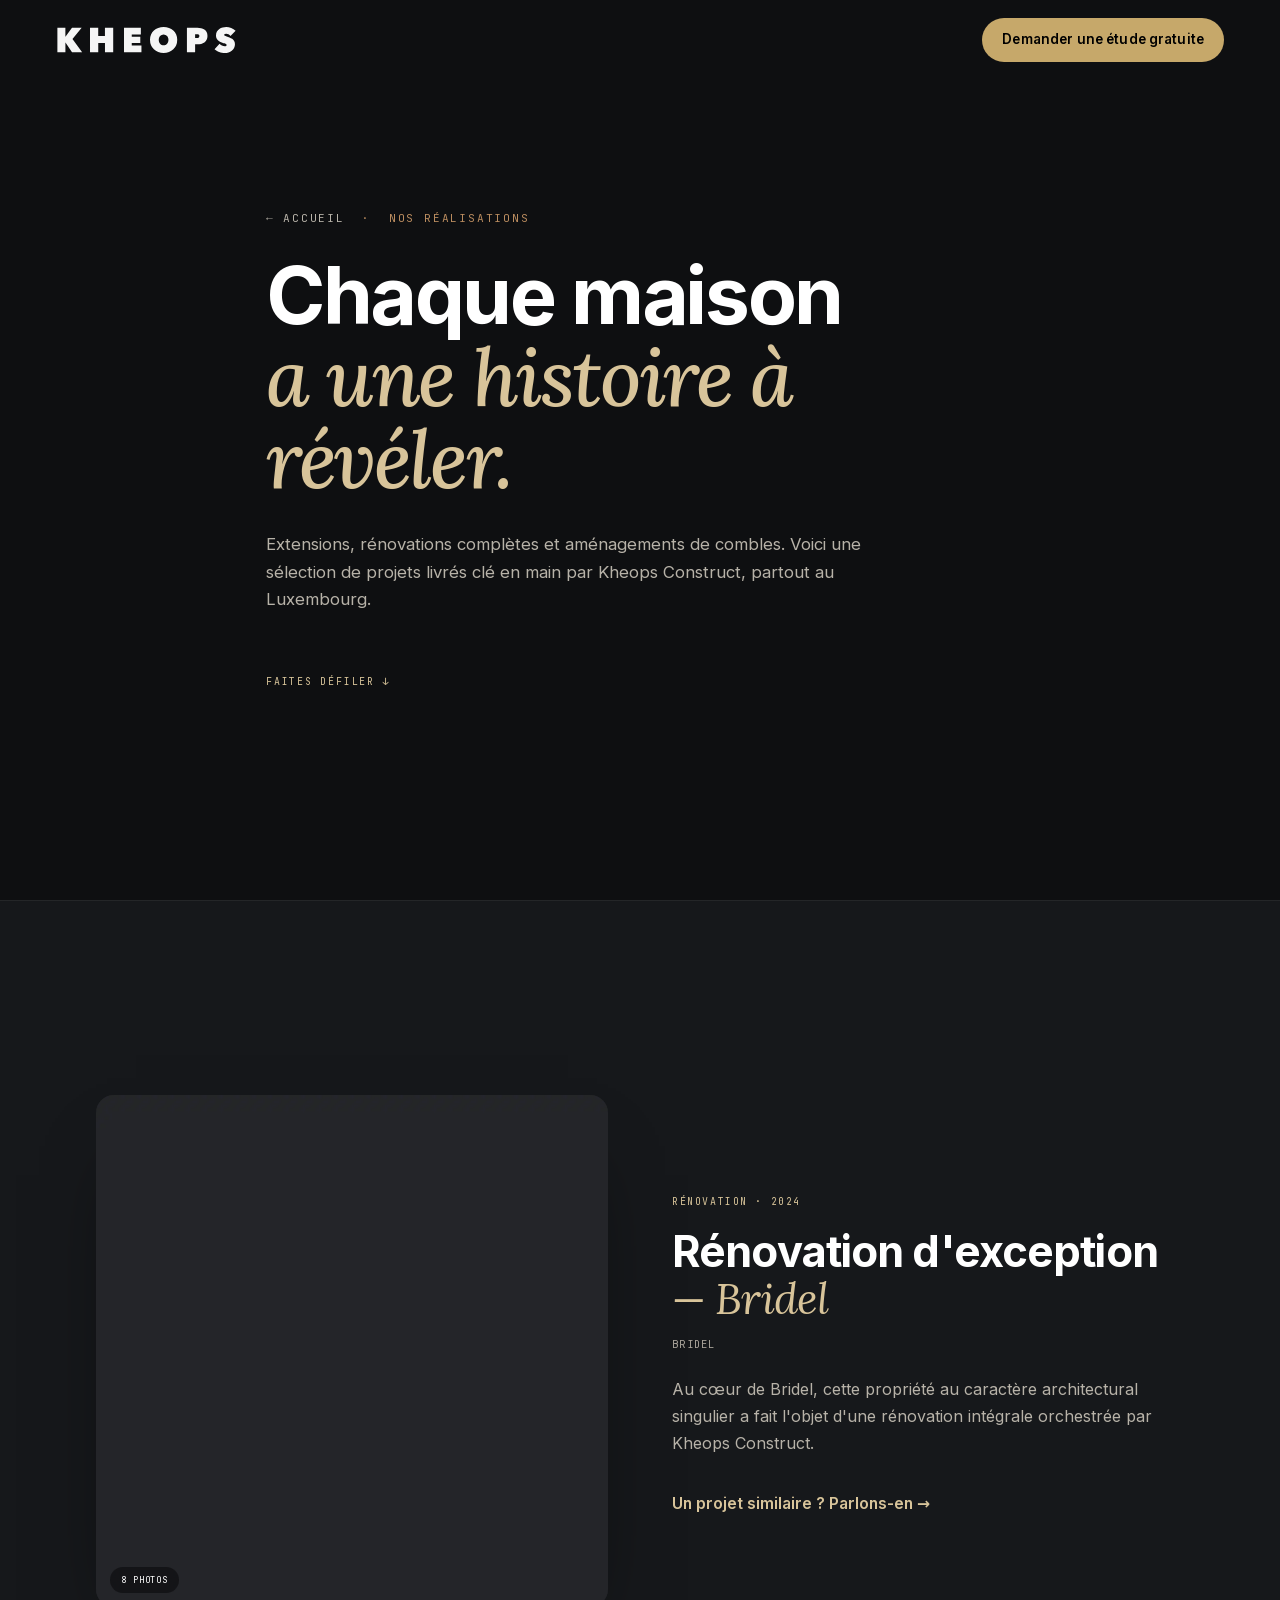
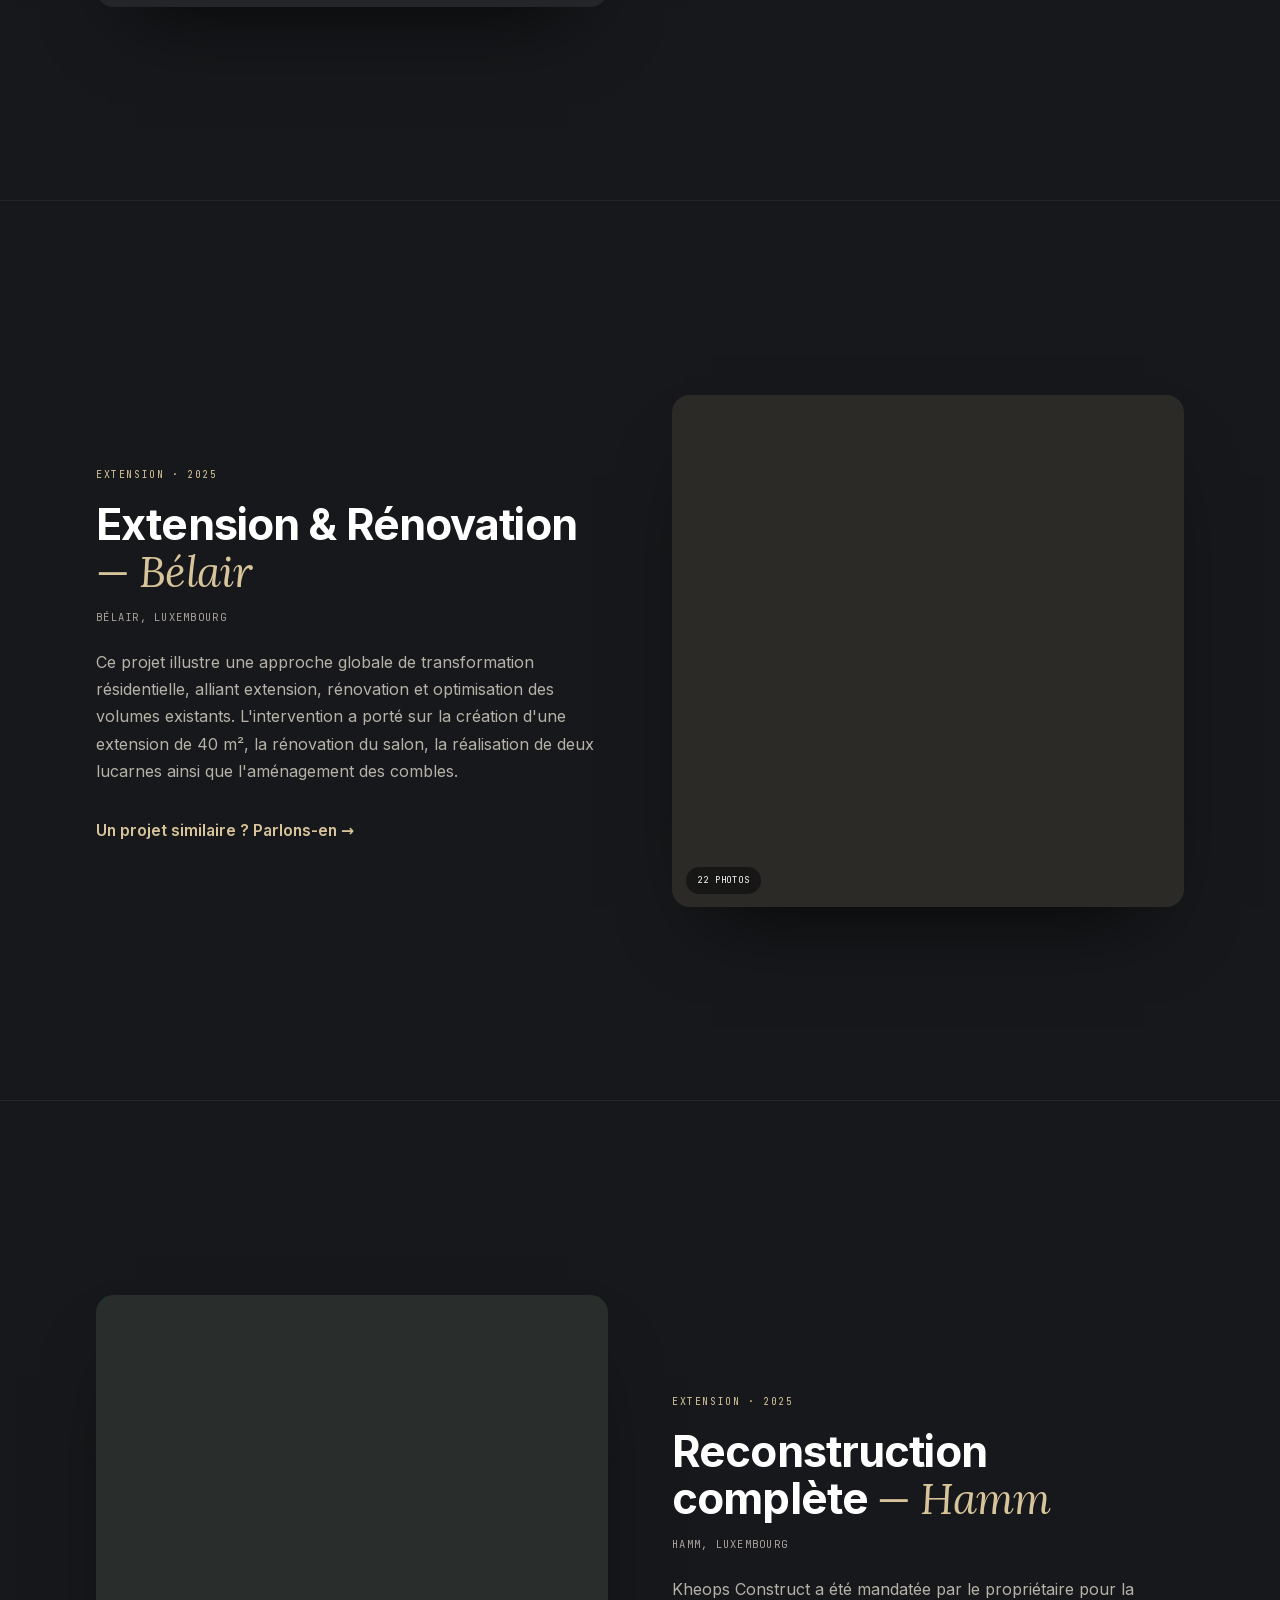
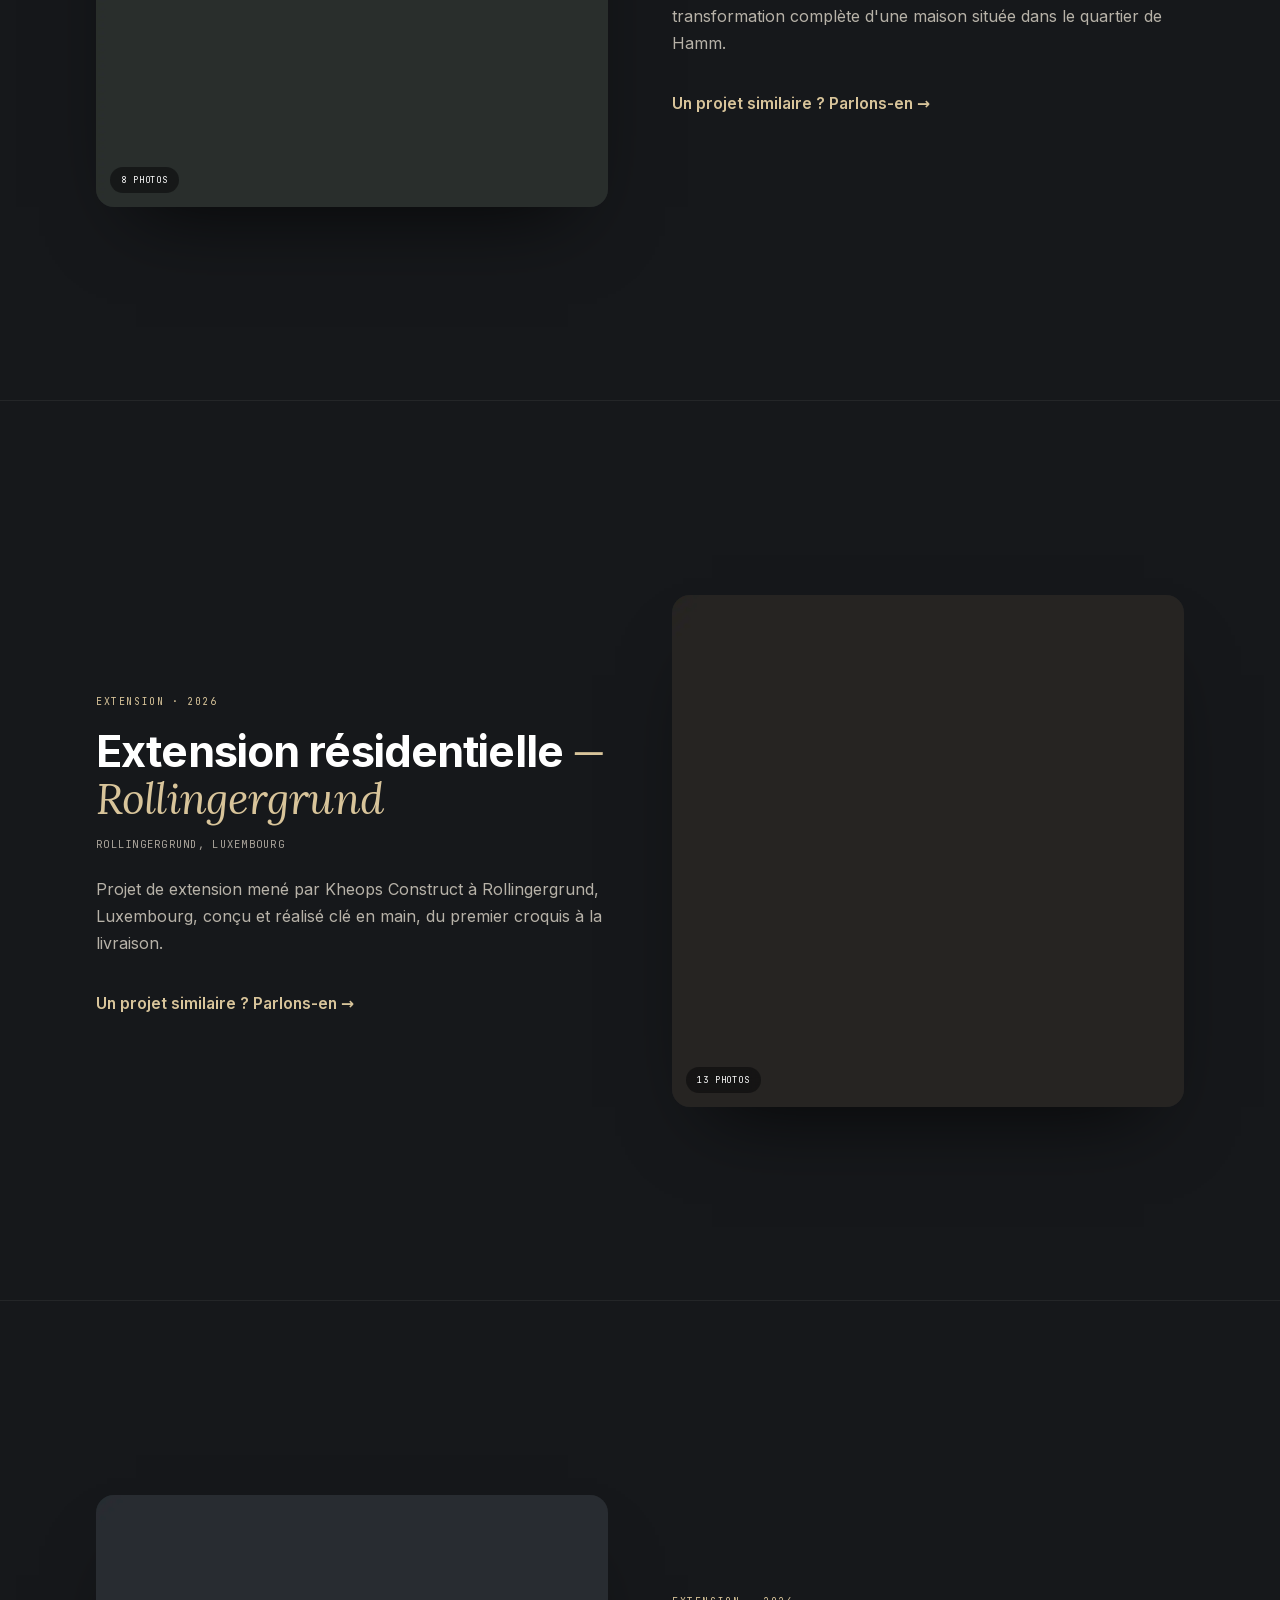
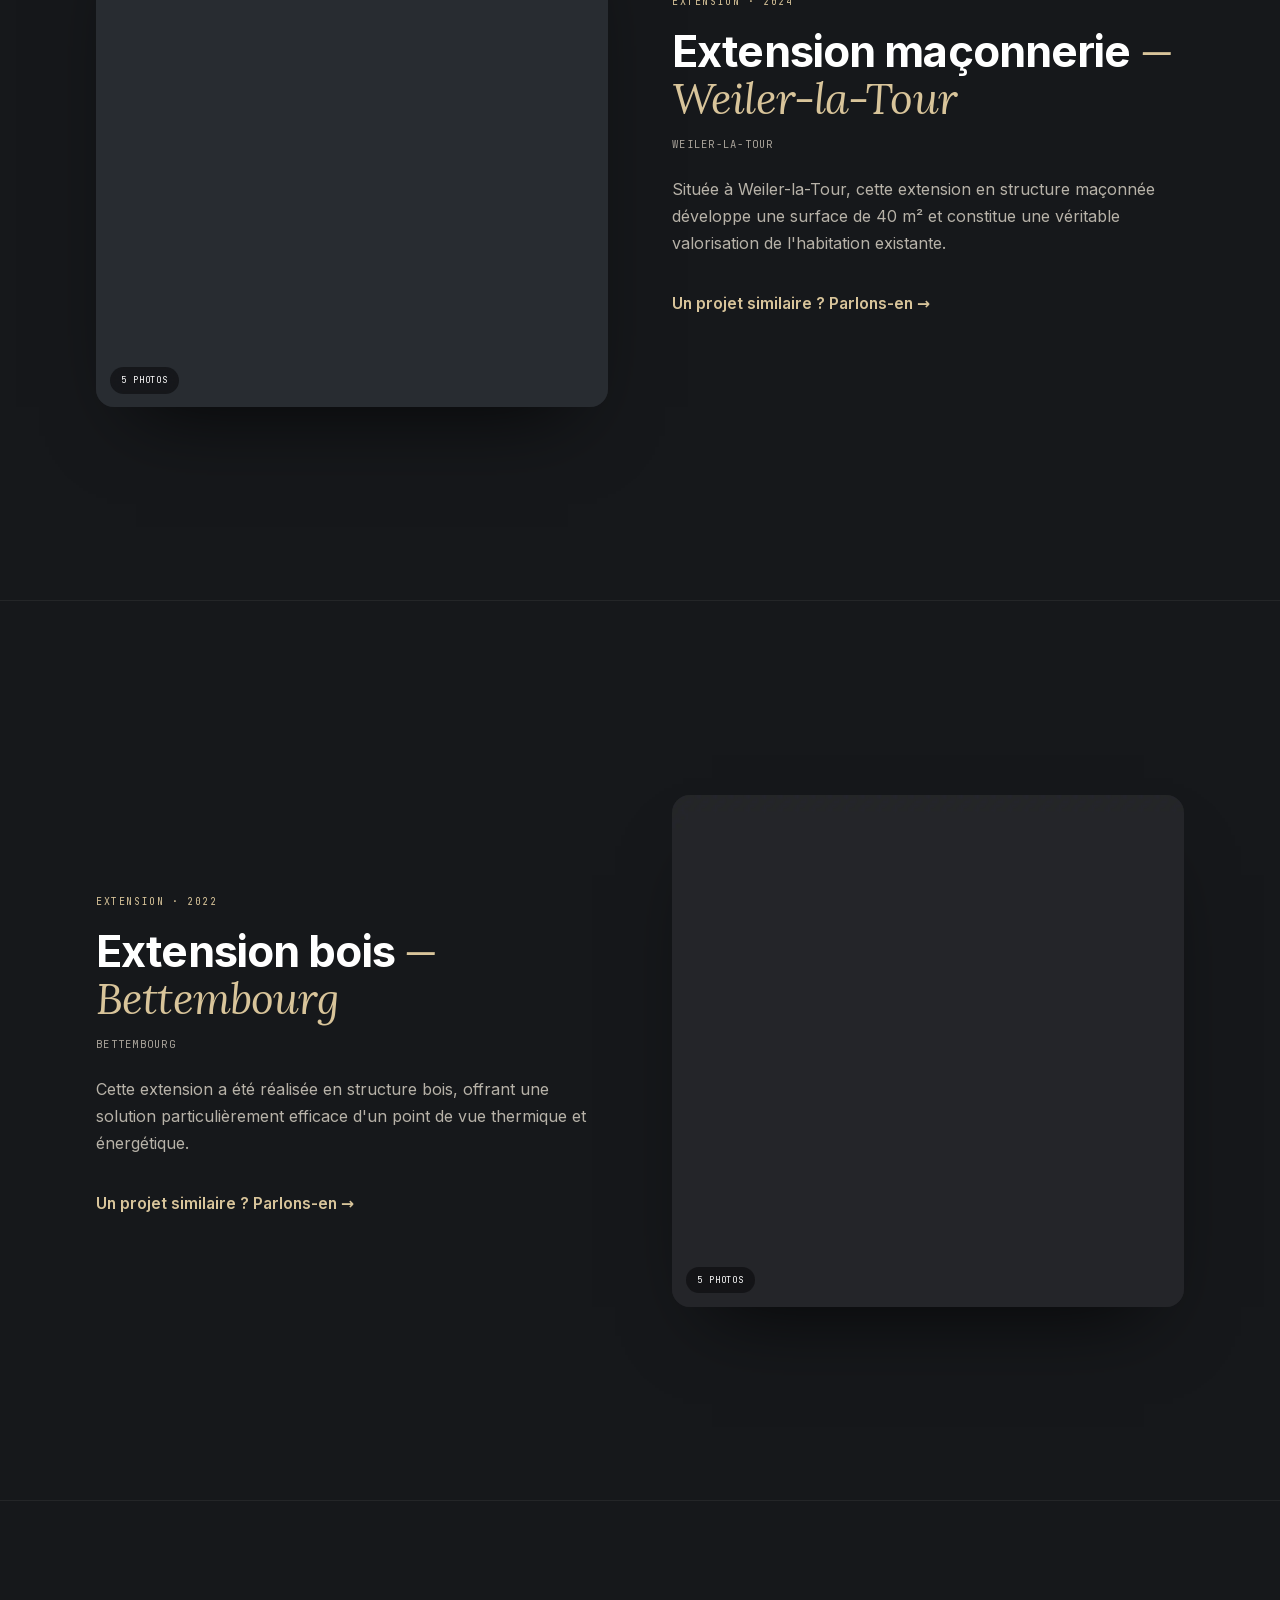
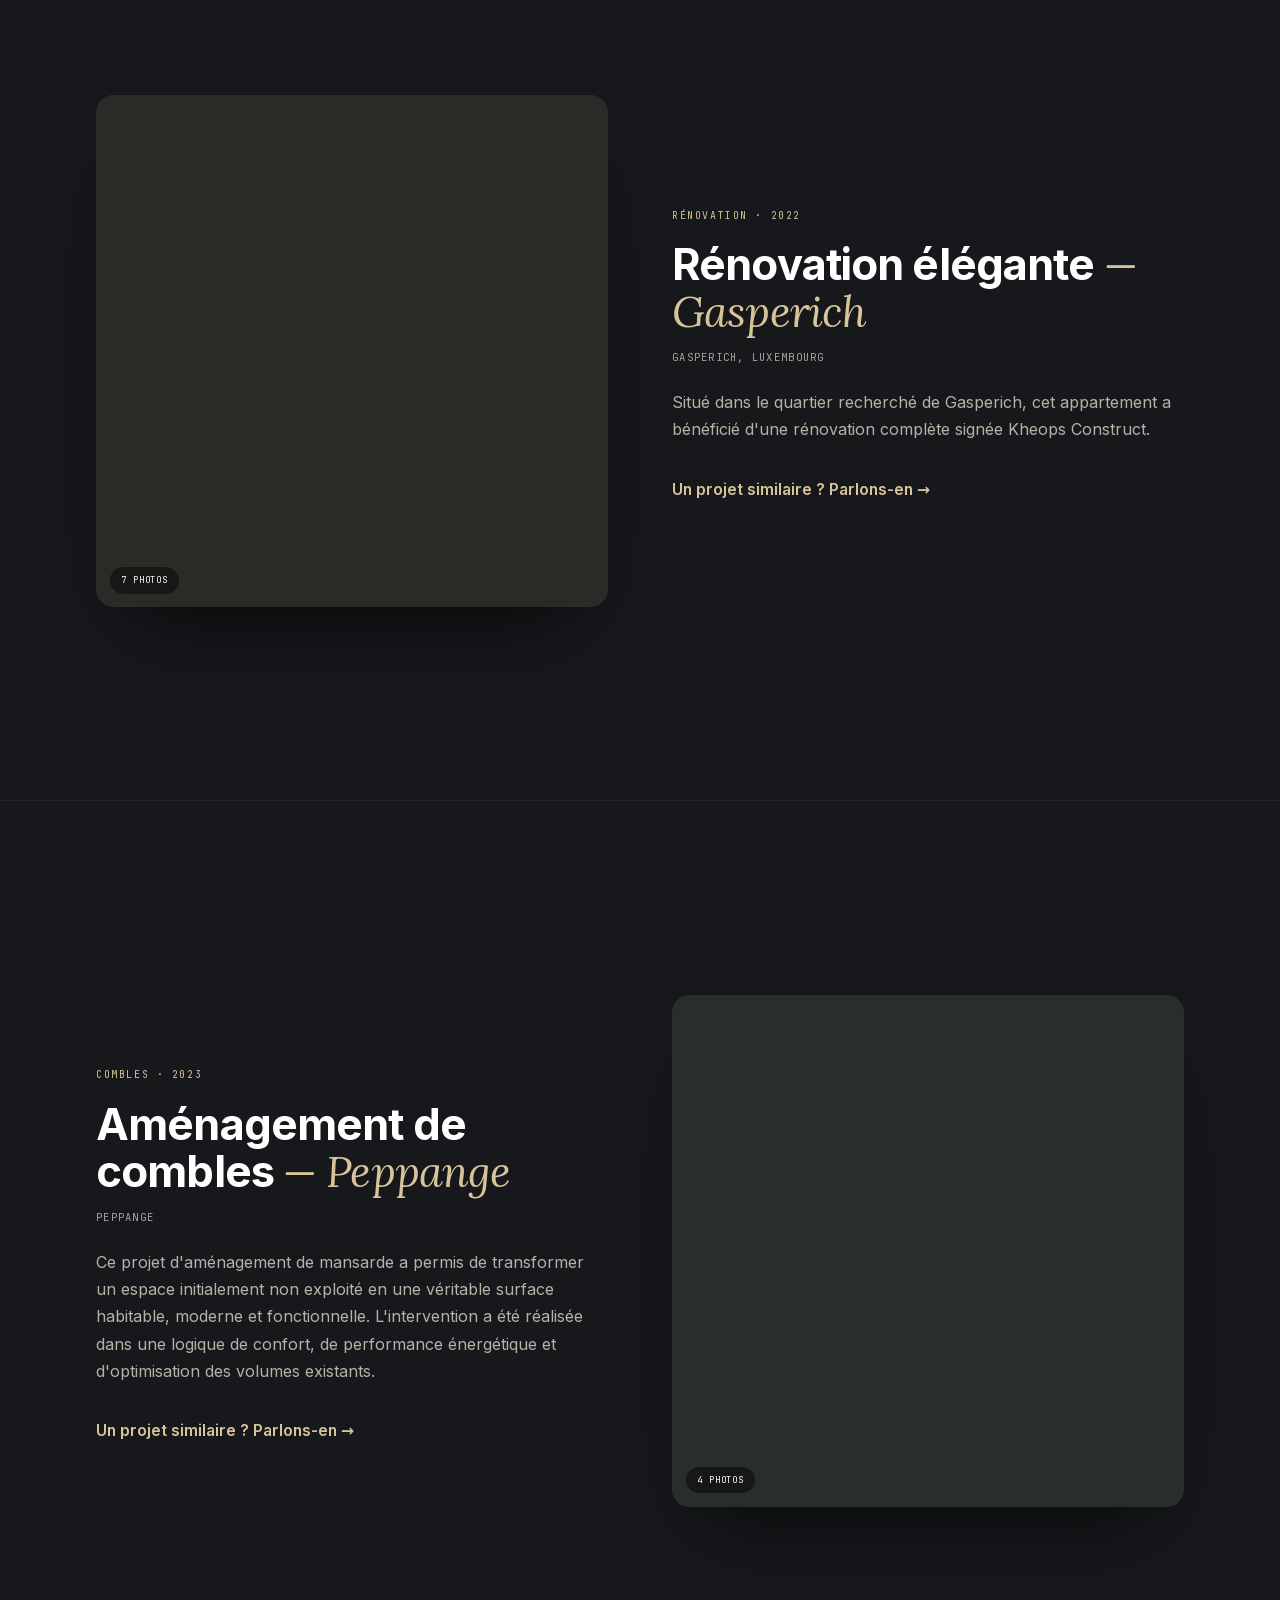
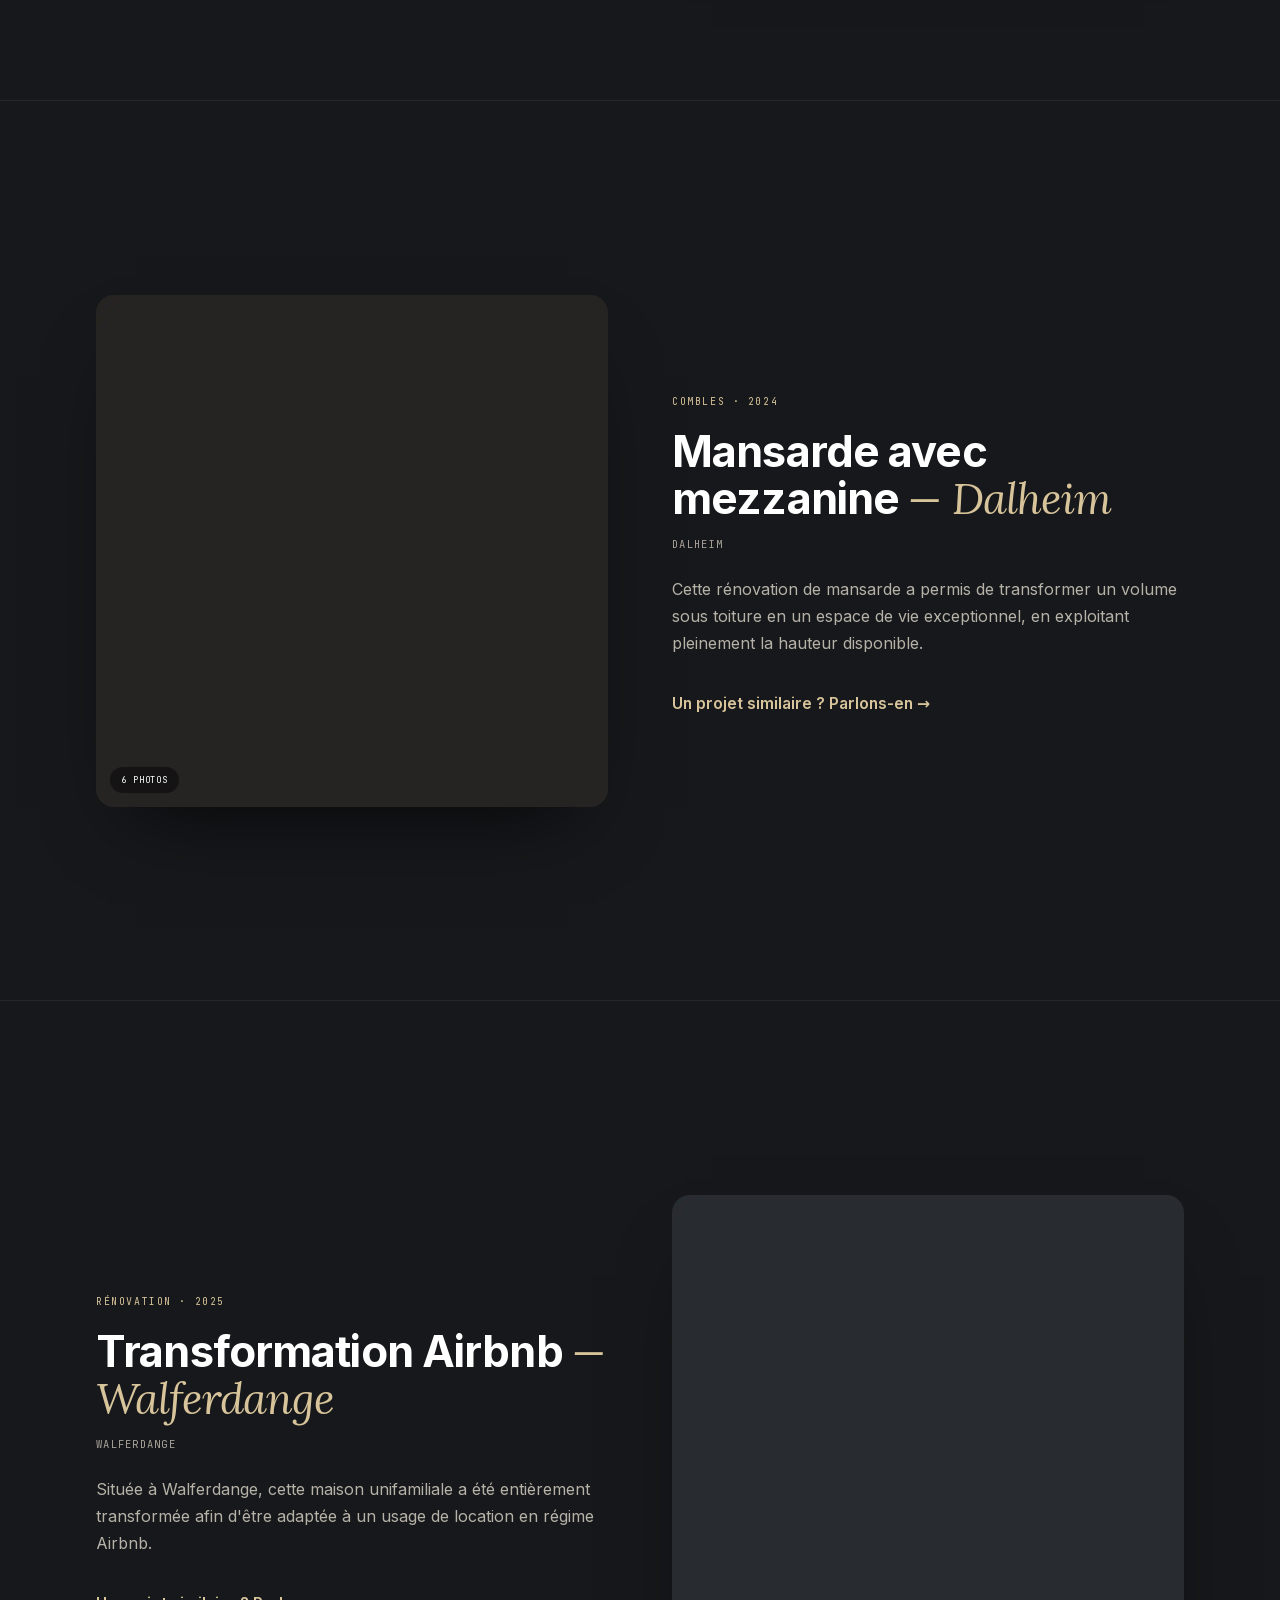
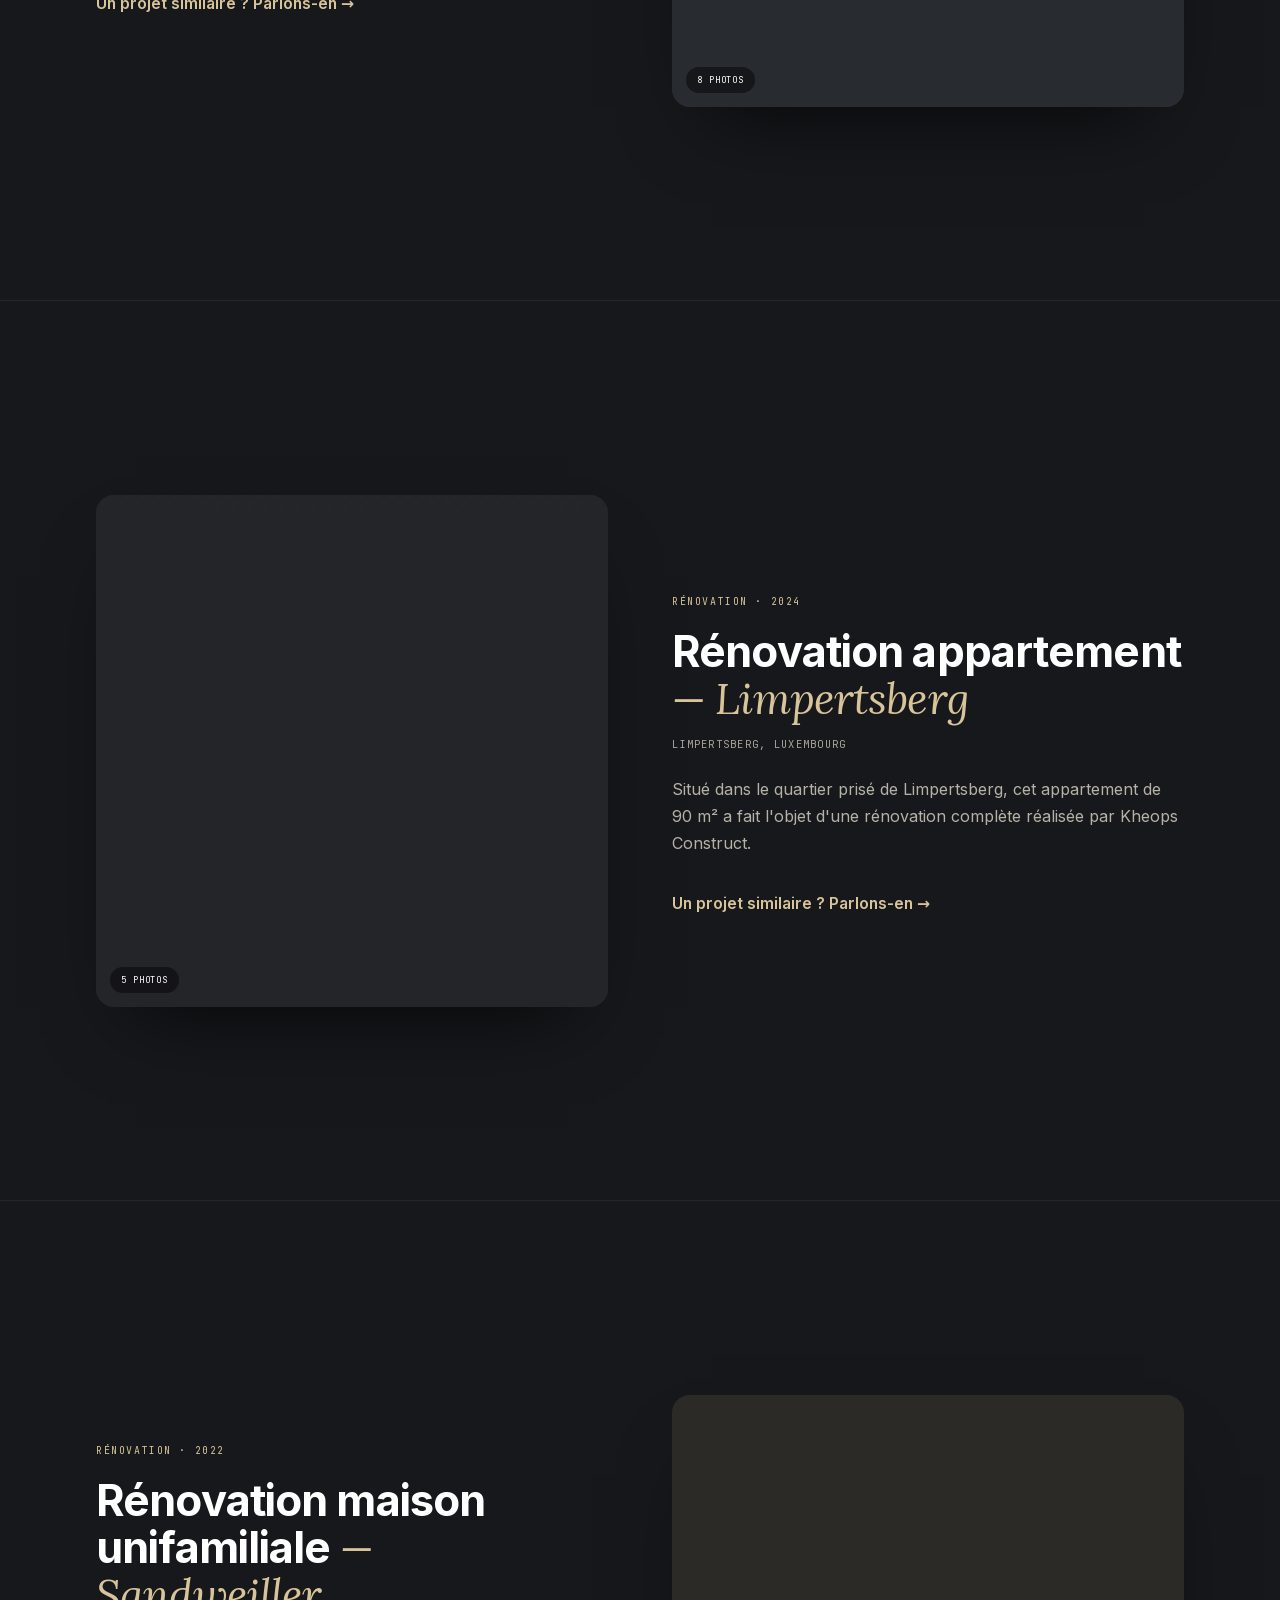
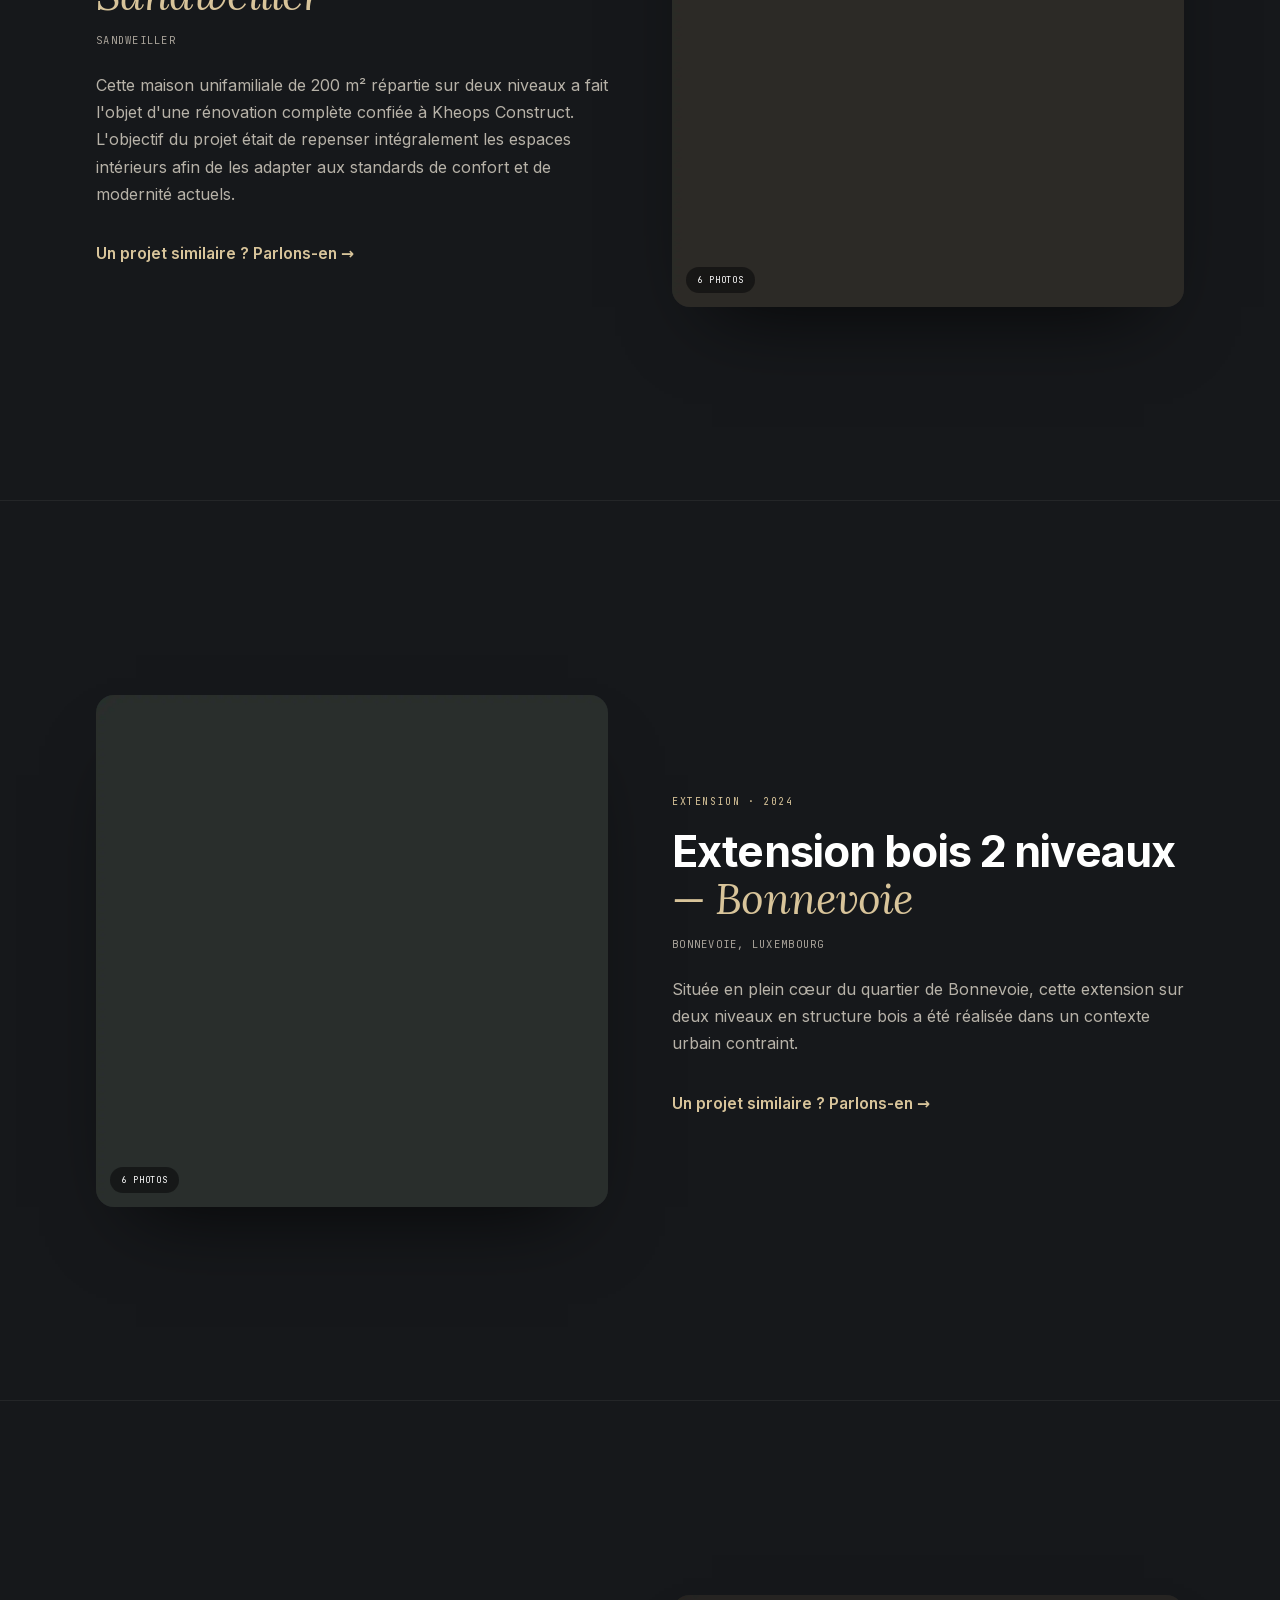
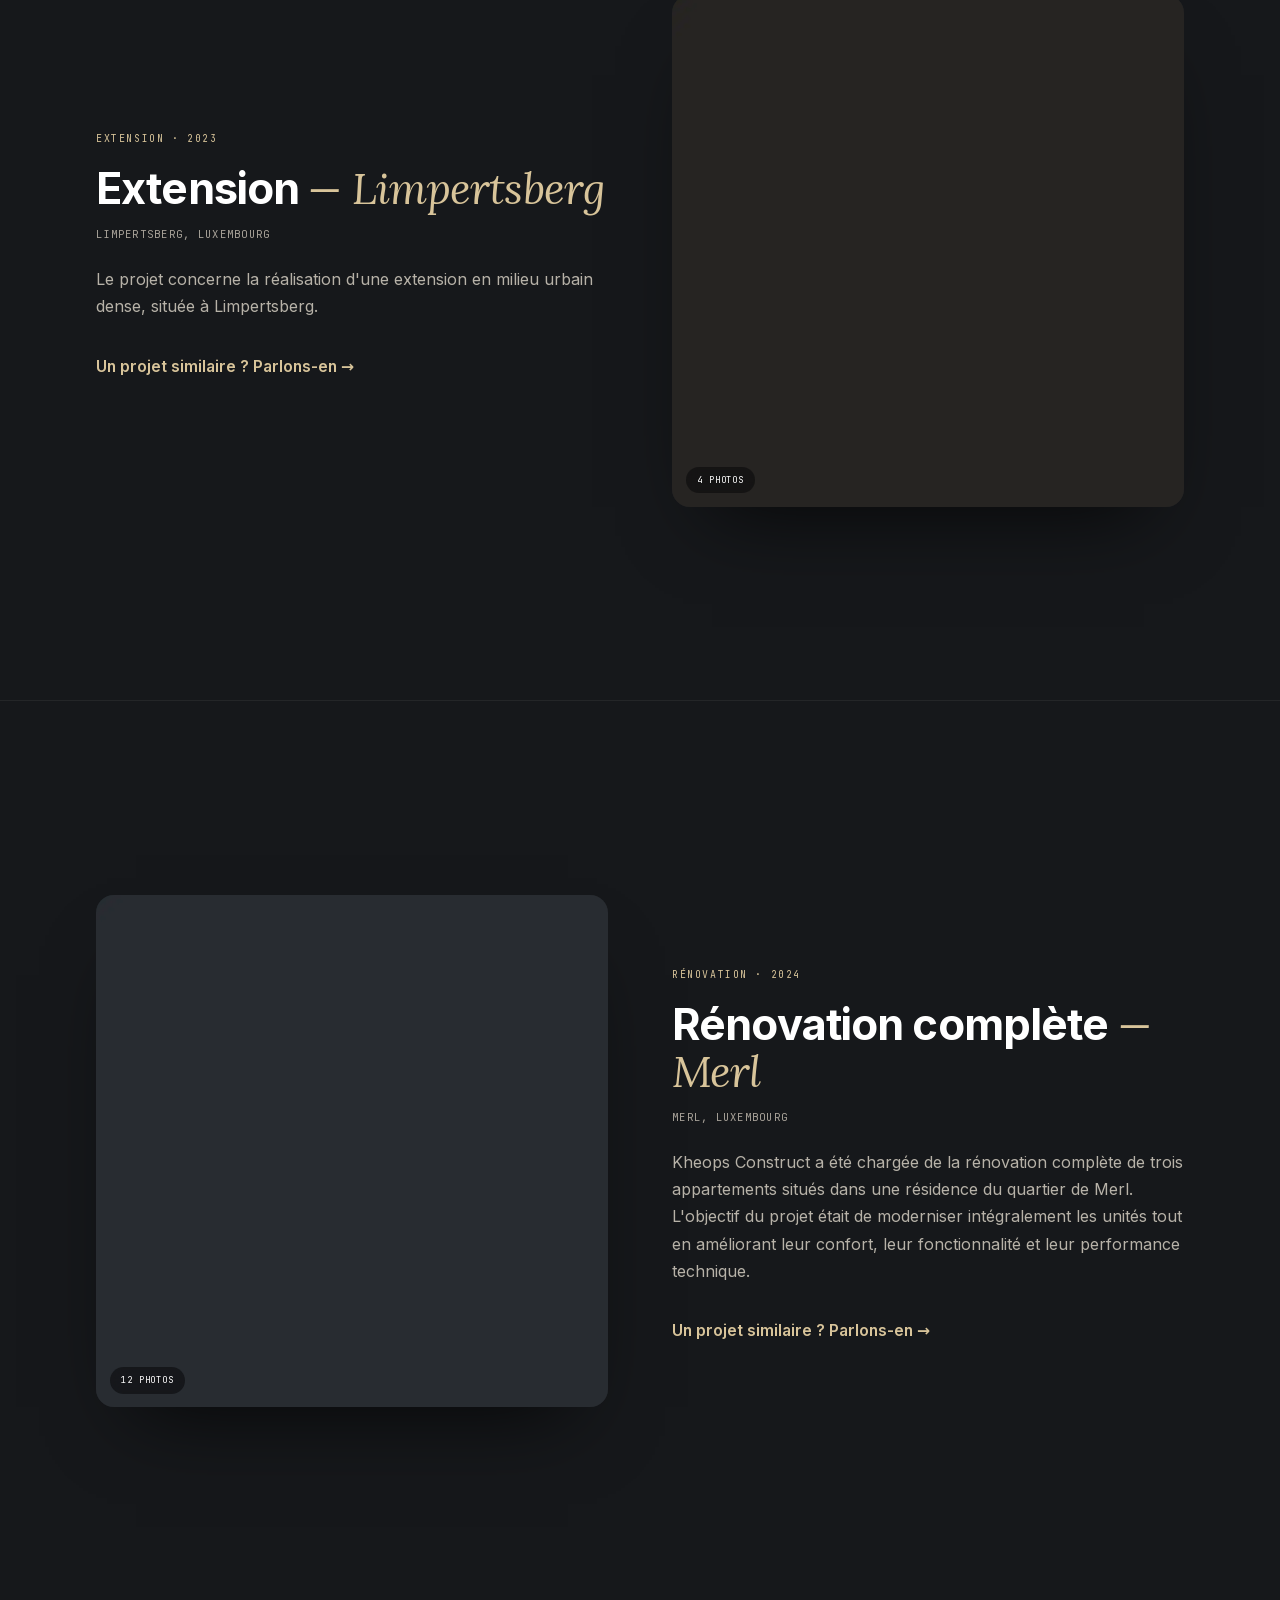
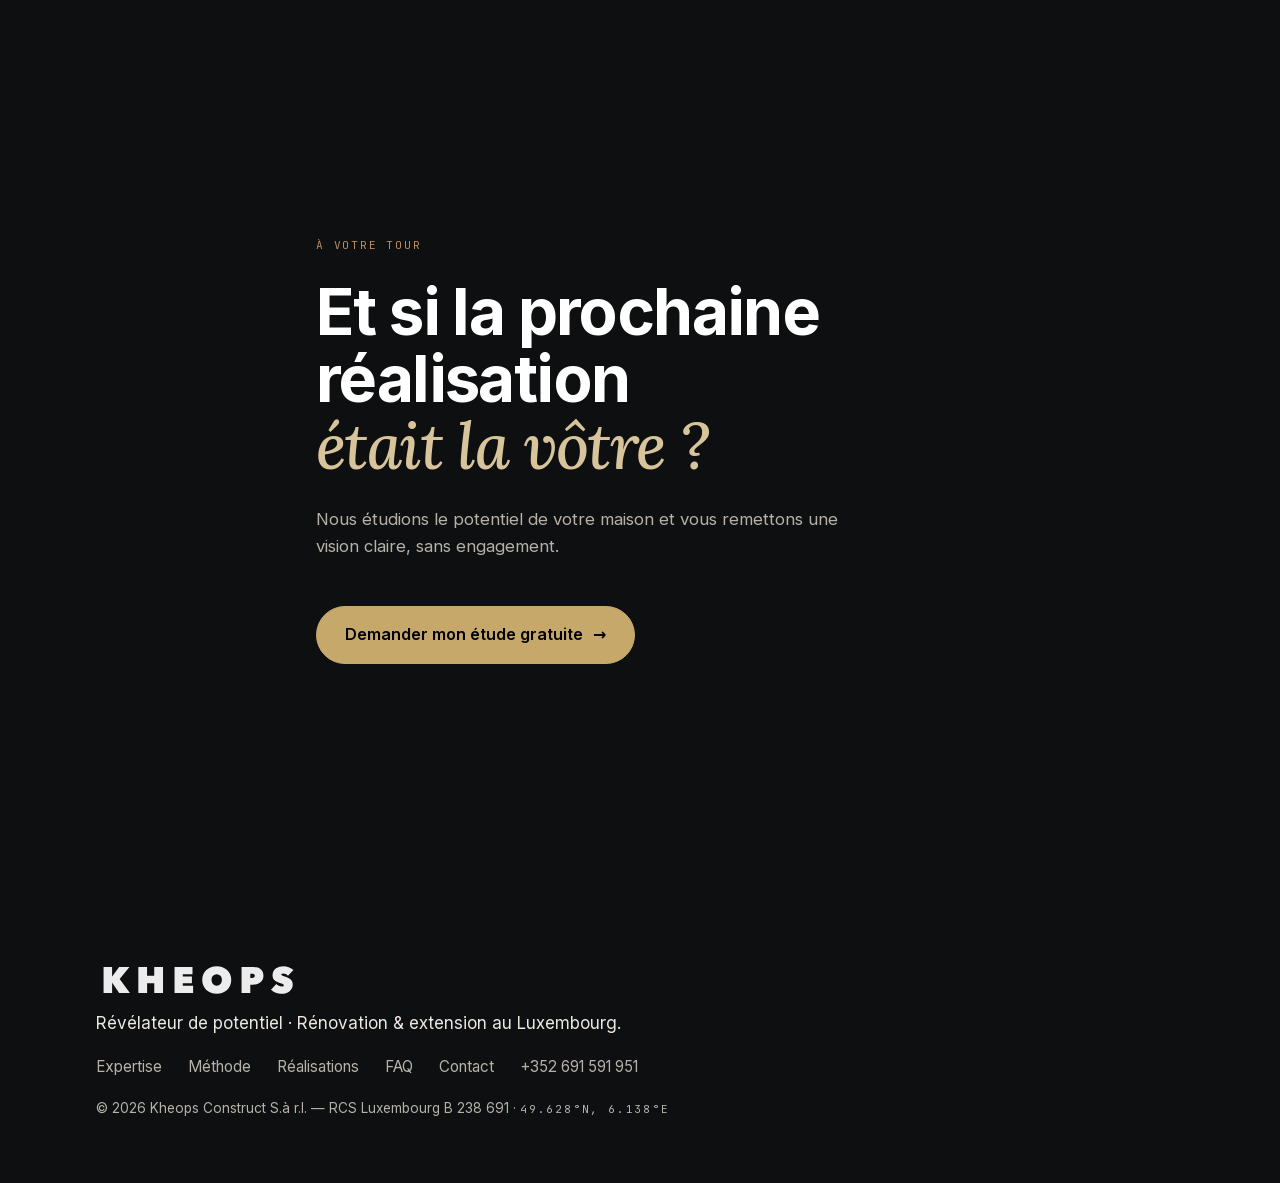
<file: realisations.html>
<!doctype html>
<html lang="fr" class="no-js">
<head>
<meta charset="utf-8">
<meta name="viewport" content="width=device-width, initial-scale=1, viewport-fit=cover">
<title>Nos réalisations — Kheops | Extensions & rénovations au Luxembourg</title>
<meta name="description" content="Découvrez les réalisations de Kheops Construct au Luxembourg : extensions, rénovations complètes et aménagements de combles livrés clé en main.">
<meta name="theme-color" content="#16181B">
<meta name="author" content="Kheops Construct S.à r.l.">
<link rel="canonical" href="https://www.kheops.lu/realisations">

<meta property="og:type" content="website">
<meta property="og:locale" content="fr_LU">
<meta property="og:site_name" content="Kheops">
<meta property="og:title" content="Nos réalisations — Kheops">
<meta property="og:description" content="Extensions, rénovations et combles livrés clé en main au Luxembourg.">
<meta property="og:url" content="https://www.kheops.lu/realisations">

<link rel="icon" type="image/png" sizes="32x32" href="assets/favicon-32x32.png">
<link rel="icon" type="image/png" sizes="16x16" href="assets/favicon-16x16.png">
<link rel="apple-touch-icon" href="assets/apple-touch-icon.png">
<link rel="manifest" href="site.webmanifest">

<link rel="preload" href="assets/fonts/inter-var.woff2" as="font" type="font/woff2" crossorigin>
<link rel="stylesheet" href="assets/css/fonts.css">
<link rel="stylesheet" href="assets/css/story.css">

<script>document.documentElement.classList.remove('no-js');document.documentElement.classList.add('js');</script>
</head>
<body class="rea-page">
<a class="skip-link" href="#projets">Aller au contenu</a>

<header class="hd" id="top">
  <div class="hd-inner">
    <a class="hd-brand" href="index.html" aria-label="Kheops — accueil">
      <img src="assets/kheops-logo.svg" alt="Kheops" width="193" height="32">
    </a>
    <a class="hd-cta" href="index.html#contact">Demander une étude gratuite</a>
  </div>
</header>

<main id="projets">

  <!-- ===== INTRO RÉALISATIONS ===== -->
  <section class="reah" aria-label="Nos réalisations">
    <div class="wrap reah-inner">
      <p class="eyebrow mono reveal"><a class="reah-back" href="index.html">&#8592; Accueil</a> &nbsp;·&nbsp; Nos réalisations</p>
      <h1 class="reah-title reveal" data-d="1">Chaque maison<br><em>a une histoire à révéler.</em></h1>
      <p class="reah-lead reveal" data-d="2">Extensions, rénovations complètes et aménagements de combles. Voici une sélection de projets livrés clé en main par Kheops Construct, partout au Luxembourg.</p>
      <p class="reah-scroll mono reveal" data-d="3">Faites défiler &#8595;</p>
    </div>
  </section>

  <!-- renovation-bridel -->
  <section class="proj" id="renovation-bridel" aria-label="Rénovation d&#x27;exception — Bridel">
    <div class="wrap proj-grid">
      <figure class="proj-media reveal">
        <img src="assets/img/realisations/renovation-bridel.webp" alt="Rénovation d&#x27;exception — Bridel" loading="lazy" decoding="async">
        <figcaption class="proj-count mono">8 photos</figcaption>
      </figure>
      <div class="proj-body">
        <p class="proj-cat mono reveal">Rénovation · 2024</p>
        <h2 class="proj-title reveal" data-d="1">Rénovation d&#x27;exception <em>— Bridel</em></h2>
        <p class="proj-loc mono reveal" data-d="2">Bridel</p>
        <p class="proj-desc reveal" data-d="3">Au cœur de Bridel, cette propriété au caractère architectural singulier a fait l&#x27;objet d&#x27;une rénovation intégrale orchestrée par Kheops Construct.</p>
        <a class="proj-cta reveal" data-d="4" href="index.html#contact">Un projet similaire ? Parlons-en <span aria-hidden="true">&#8594;</span></a>
      </div>
    </div>
  </section>

  <!-- extension-belair -->
  <section class="proj proj--alt" id="extension-belair" aria-label="Extension &amp; Rénovation — Bélair">
    <div class="wrap proj-grid">
      <figure class="proj-media reveal">
        <img src="assets/img/realisations/extension-belair.webp" alt="Extension &amp; Rénovation — Bélair" loading="lazy" decoding="async">
        <figcaption class="proj-count mono">22 photos</figcaption>
      </figure>
      <div class="proj-body">
        <p class="proj-cat mono reveal">Extension · 2025</p>
        <h2 class="proj-title reveal" data-d="1">Extension &amp; Rénovation <em>— Bélair</em></h2>
        <p class="proj-loc mono reveal" data-d="2">Bélair, Luxembourg</p>
        <p class="proj-desc reveal" data-d="3">Ce projet illustre une approche globale de transformation résidentielle, alliant extension, rénovation et optimisation des volumes existants. L&#x27;intervention a porté sur la création d&#x27;une extension de 40 m², la rénovation du salon, la réalisation de deux lucarnes ainsi que l&#x27;aménagement des combles.</p>
        <a class="proj-cta reveal" data-d="4" href="index.html#contact">Un projet similaire ? Parlons-en <span aria-hidden="true">&#8594;</span></a>
      </div>
    </div>
  </section>

  <!-- extension-hamm -->
  <section class="proj" id="extension-hamm" aria-label="Reconstruction complète — Hamm">
    <div class="wrap proj-grid">
      <figure class="proj-media reveal">
        <img src="assets/img/realisations/extension-hamm.webp" alt="Reconstruction complète — Hamm" loading="lazy" decoding="async">
        <figcaption class="proj-count mono">8 photos</figcaption>
      </figure>
      <div class="proj-body">
        <p class="proj-cat mono reveal">Extension · 2025</p>
        <h2 class="proj-title reveal" data-d="1">Reconstruction complète <em>— Hamm</em></h2>
        <p class="proj-loc mono reveal" data-d="2">Hamm, Luxembourg</p>
        <p class="proj-desc reveal" data-d="3">Kheops Construct a été mandatée par le propriétaire pour la transformation complète d&#x27;une maison située dans le quartier de Hamm.</p>
        <a class="proj-cta reveal" data-d="4" href="index.html#contact">Un projet similaire ? Parlons-en <span aria-hidden="true">&#8594;</span></a>
      </div>
    </div>
  </section>

  <!-- extension-rollingergrund -->
  <section class="proj proj--alt" id="extension-rollingergrund" aria-label="Extension résidentielle — Rollingergrund">
    <div class="wrap proj-grid">
      <figure class="proj-media reveal">
        <img src="assets/img/realisations/extension-rollingergrund.webp" alt="Extension résidentielle — Rollingergrund" loading="lazy" decoding="async">
        <figcaption class="proj-count mono">13 photos</figcaption>
      </figure>
      <div class="proj-body">
        <p class="proj-cat mono reveal">Extension · 2026</p>
        <h2 class="proj-title reveal" data-d="1">Extension résidentielle <em>— Rollingergrund</em></h2>
        <p class="proj-loc mono reveal" data-d="2">Rollingergrund, Luxembourg</p>
        <p class="proj-desc reveal" data-d="3">Projet de extension mené par Kheops Construct à Rollingergrund, Luxembourg, conçu et réalisé clé en main, du premier croquis à la livraison.</p>
        <a class="proj-cta reveal" data-d="4" href="index.html#contact">Un projet similaire ? Parlons-en <span aria-hidden="true">&#8594;</span></a>
      </div>
    </div>
  </section>

  <!-- extension-weiller -->
  <section class="proj" id="extension-weiller" aria-label="Extension maçonnerie — Weiler-la-Tour">
    <div class="wrap proj-grid">
      <figure class="proj-media reveal">
        <img src="assets/img/realisations/extension-weiller.webp" alt="Extension maçonnerie — Weiler-la-Tour" loading="lazy" decoding="async">
        <figcaption class="proj-count mono">5 photos</figcaption>
      </figure>
      <div class="proj-body">
        <p class="proj-cat mono reveal">Extension · 2024</p>
        <h2 class="proj-title reveal" data-d="1">Extension maçonnerie <em>— Weiler-la-Tour</em></h2>
        <p class="proj-loc mono reveal" data-d="2">Weiler-la-Tour</p>
        <p class="proj-desc reveal" data-d="3">Située à Weiler-la-Tour, cette extension en structure maçonnée développe une surface de 40 m² et constitue une véritable valorisation de l&#x27;habitation existante.</p>
        <a class="proj-cta reveal" data-d="4" href="index.html#contact">Un projet similaire ? Parlons-en <span aria-hidden="true">&#8594;</span></a>
      </div>
    </div>
  </section>

  <!-- extension-bettembourg -->
  <section class="proj proj--alt" id="extension-bettembourg" aria-label="Extension bois — Bettembourg">
    <div class="wrap proj-grid">
      <figure class="proj-media reveal">
        <img src="assets/img/realisations/extension-bettembourg.webp" alt="Extension bois — Bettembourg" loading="lazy" decoding="async">
        <figcaption class="proj-count mono">5 photos</figcaption>
      </figure>
      <div class="proj-body">
        <p class="proj-cat mono reveal">Extension · 2022</p>
        <h2 class="proj-title reveal" data-d="1">Extension bois <em>— Bettembourg</em></h2>
        <p class="proj-loc mono reveal" data-d="2">Bettembourg</p>
        <p class="proj-desc reveal" data-d="3">Cette extension a été réalisée en structure bois, offrant une solution particulièrement efficace d&#x27;un point de vue thermique et énergétique.</p>
        <a class="proj-cta reveal" data-d="4" href="index.html#contact">Un projet similaire ? Parlons-en <span aria-hidden="true">&#8594;</span></a>
      </div>
    </div>
  </section>

  <!-- renovation-gasperich -->
  <section class="proj" id="renovation-gasperich" aria-label="Rénovation élégante — Gasperich">
    <div class="wrap proj-grid">
      <figure class="proj-media reveal">
        <img src="assets/img/realisations/renovation-gasperich.webp" alt="Rénovation élégante — Gasperich" loading="lazy" decoding="async">
        <figcaption class="proj-count mono">7 photos</figcaption>
      </figure>
      <div class="proj-body">
        <p class="proj-cat mono reveal">Rénovation · 2022</p>
        <h2 class="proj-title reveal" data-d="1">Rénovation élégante <em>— Gasperich</em></h2>
        <p class="proj-loc mono reveal" data-d="2">Gasperich, Luxembourg</p>
        <p class="proj-desc reveal" data-d="3">Situé dans le quartier recherché de Gasperich, cet appartement a bénéficié d&#x27;une rénovation complète signée Kheops Construct.</p>
        <a class="proj-cta reveal" data-d="4" href="index.html#contact">Un projet similaire ? Parlons-en <span aria-hidden="true">&#8594;</span></a>
      </div>
    </div>
  </section>

  <!-- amenagement-combles-peppange -->
  <section class="proj proj--alt" id="amenagement-combles-peppange" aria-label="Aménagement de combles — Peppange">
    <div class="wrap proj-grid">
      <figure class="proj-media reveal">
        <img src="assets/img/realisations/amenagement-combles-peppange.webp" alt="Aménagement de combles — Peppange" loading="lazy" decoding="async">
        <figcaption class="proj-count mono">4 photos</figcaption>
      </figure>
      <div class="proj-body">
        <p class="proj-cat mono reveal">Combles · 2023</p>
        <h2 class="proj-title reveal" data-d="1">Aménagement de combles <em>— Peppange</em></h2>
        <p class="proj-loc mono reveal" data-d="2">Peppange</p>
        <p class="proj-desc reveal" data-d="3">Ce projet d&#x27;aménagement de mansarde a permis de transformer un espace initialement non exploité en une véritable surface habitable, moderne et fonctionnelle. L&#x27;intervention a été réalisée dans une logique de confort, de performance énergétique et d&#x27;optimisation des volumes existants.</p>
        <a class="proj-cta reveal" data-d="4" href="index.html#contact">Un projet similaire ? Parlons-en <span aria-hidden="true">&#8594;</span></a>
      </div>
    </div>
  </section>

  <!-- amenagement-combles-dalheim -->
  <section class="proj" id="amenagement-combles-dalheim" aria-label="Mansarde avec mezzanine — Dalheim">
    <div class="wrap proj-grid">
      <figure class="proj-media reveal">
        <img src="assets/img/realisations/amenagement-combles-dalheim.webp" alt="Mansarde avec mezzanine — Dalheim" loading="lazy" decoding="async">
        <figcaption class="proj-count mono">6 photos</figcaption>
      </figure>
      <div class="proj-body">
        <p class="proj-cat mono reveal">Combles · 2024</p>
        <h2 class="proj-title reveal" data-d="1">Mansarde avec mezzanine <em>— Dalheim</em></h2>
        <p class="proj-loc mono reveal" data-d="2">Dalheim</p>
        <p class="proj-desc reveal" data-d="3">Cette rénovation de mansarde a permis de transformer un volume sous toiture en un espace de vie exceptionnel, en exploitant pleinement la hauteur disponible.</p>
        <a class="proj-cta reveal" data-d="4" href="index.html#contact">Un projet similaire ? Parlons-en <span aria-hidden="true">&#8594;</span></a>
      </div>
    </div>
  </section>

  <!-- renovation-walferdange -->
  <section class="proj proj--alt" id="renovation-walferdange" aria-label="Transformation Airbnb — Walferdange">
    <div class="wrap proj-grid">
      <figure class="proj-media reveal">
        <img src="assets/img/realisations/renovation-walferdange.webp" alt="Transformation Airbnb — Walferdange" loading="lazy" decoding="async">
        <figcaption class="proj-count mono">8 photos</figcaption>
      </figure>
      <div class="proj-body">
        <p class="proj-cat mono reveal">Rénovation · 2025</p>
        <h2 class="proj-title reveal" data-d="1">Transformation Airbnb <em>— Walferdange</em></h2>
        <p class="proj-loc mono reveal" data-d="2">Walferdange</p>
        <p class="proj-desc reveal" data-d="3">Située à Walferdange, cette maison unifamiliale a été entièrement transformée afin d&#x27;être adaptée à un usage de location en régime Airbnb.</p>
        <a class="proj-cta reveal" data-d="4" href="index.html#contact">Un projet similaire ? Parlons-en <span aria-hidden="true">&#8594;</span></a>
      </div>
    </div>
  </section>

  <!-- appartement-limpertsberg -->
  <section class="proj" id="appartement-limpertsberg" aria-label="Rénovation appartement — Limpertsberg">
    <div class="wrap proj-grid">
      <figure class="proj-media reveal">
        <img src="assets/img/realisations/appartement-limpertsberg.webp" alt="Rénovation appartement — Limpertsberg" loading="lazy" decoding="async">
        <figcaption class="proj-count mono">5 photos</figcaption>
      </figure>
      <div class="proj-body">
        <p class="proj-cat mono reveal">Rénovation · 2024</p>
        <h2 class="proj-title reveal" data-d="1">Rénovation appartement <em>— Limpertsberg</em></h2>
        <p class="proj-loc mono reveal" data-d="2">Limpertsberg, Luxembourg</p>
        <p class="proj-desc reveal" data-d="3">Situé dans le quartier prisé de Limpertsberg, cet appartement de 90 m² a fait l&#x27;objet d&#x27;une rénovation complète réalisée par Kheops Construct.</p>
        <a class="proj-cta reveal" data-d="4" href="index.html#contact">Un projet similaire ? Parlons-en <span aria-hidden="true">&#8594;</span></a>
      </div>
    </div>
  </section>

  <!-- renovation-sandweiller -->
  <section class="proj proj--alt" id="renovation-sandweiller" aria-label="Rénovation maison unifamiliale — Sandweiller">
    <div class="wrap proj-grid">
      <figure class="proj-media reveal">
        <img src="assets/img/realisations/renovation-sandweiller.webp" alt="Rénovation maison unifamiliale — Sandweiller" loading="lazy" decoding="async">
        <figcaption class="proj-count mono">6 photos</figcaption>
      </figure>
      <div class="proj-body">
        <p class="proj-cat mono reveal">Rénovation · 2022</p>
        <h2 class="proj-title reveal" data-d="1">Rénovation maison unifamiliale <em>— Sandweiller</em></h2>
        <p class="proj-loc mono reveal" data-d="2">Sandweiller</p>
        <p class="proj-desc reveal" data-d="3">Cette maison unifamiliale de 200 m² répartie sur deux niveaux a fait l&#x27;objet d&#x27;une rénovation complète confiée à Kheops Construct. L&#x27;objectif du projet était de repenser intégralement les espaces intérieurs afin de les adapter aux standards de confort et de modernité actuels.</p>
        <a class="proj-cta reveal" data-d="4" href="index.html#contact">Un projet similaire ? Parlons-en <span aria-hidden="true">&#8594;</span></a>
      </div>
    </div>
  </section>

  <!-- extension-bonnevoie -->
  <section class="proj" id="extension-bonnevoie" aria-label="Extension bois 2 niveaux — Bonnevoie">
    <div class="wrap proj-grid">
      <figure class="proj-media reveal">
        <img src="assets/img/realisations/extension-bonnevoie.webp" alt="Extension bois 2 niveaux — Bonnevoie" loading="lazy" decoding="async">
        <figcaption class="proj-count mono">6 photos</figcaption>
      </figure>
      <div class="proj-body">
        <p class="proj-cat mono reveal">Extension · 2024</p>
        <h2 class="proj-title reveal" data-d="1">Extension bois 2 niveaux <em>— Bonnevoie</em></h2>
        <p class="proj-loc mono reveal" data-d="2">Bonnevoie, Luxembourg</p>
        <p class="proj-desc reveal" data-d="3">Située en plein cœur du quartier de Bonnevoie, cette extension sur deux niveaux en structure bois a été réalisée dans un contexte urbain contraint.</p>
        <a class="proj-cta reveal" data-d="4" href="index.html#contact">Un projet similaire ? Parlons-en <span aria-hidden="true">&#8594;</span></a>
      </div>
    </div>
  </section>

  <!-- extension-limpertsberg -->
  <section class="proj proj--alt" id="extension-limpertsberg" aria-label="Extension — Limpertsberg">
    <div class="wrap proj-grid">
      <figure class="proj-media reveal">
        <img src="assets/img/realisations/extension-limpertsberg.webp" alt="Extension — Limpertsberg" loading="lazy" decoding="async">
        <figcaption class="proj-count mono">4 photos</figcaption>
      </figure>
      <div class="proj-body">
        <p class="proj-cat mono reveal">Extension · 2023</p>
        <h2 class="proj-title reveal" data-d="1">Extension <em>— Limpertsberg</em></h2>
        <p class="proj-loc mono reveal" data-d="2">Limpertsberg, Luxembourg</p>
        <p class="proj-desc reveal" data-d="3">Le projet concerne la réalisation d&#x27;une extension en milieu urbain dense, située à Limpertsberg.</p>
        <a class="proj-cta reveal" data-d="4" href="index.html#contact">Un projet similaire ? Parlons-en <span aria-hidden="true">&#8594;</span></a>
      </div>
    </div>
  </section>

  <!-- renovation-merl -->
  <section class="proj" id="renovation-merl" aria-label="Rénovation complète — Merl">
    <div class="wrap proj-grid">
      <figure class="proj-media reveal">
        <img src="assets/img/realisations/renovation-merl.webp" alt="Rénovation complète — Merl" loading="lazy" decoding="async">
        <figcaption class="proj-count mono">12 photos</figcaption>
      </figure>
      <div class="proj-body">
        <p class="proj-cat mono reveal">Rénovation · 2024</p>
        <h2 class="proj-title reveal" data-d="1">Rénovation complète <em>— Merl</em></h2>
        <p class="proj-loc mono reveal" data-d="2">Merl, Luxembourg</p>
        <p class="proj-desc reveal" data-d="3">Kheops Construct a été chargée de la rénovation complète de trois appartements situés dans une résidence du quartier de Merl. L&#x27;objectif du projet était de moderniser intégralement les unités tout en améliorant leur confort, leur fonctionnalité et leur performance technique.</p>
        <a class="proj-cta reveal" data-d="4" href="index.html#contact">Un projet similaire ? Parlons-en <span aria-hidden="true">&#8594;</span></a>
      </div>
    </div>
  </section>

  <!-- ===== APPEL FINAL ===== -->
  <section class="reacta" aria-label="Démarrer un projet">
    <div class="wrap reacta-inner">
      <p class="eyebrow mono reveal">À votre tour</p>
      <h2 class="reacta-title reveal" data-d="1">Et si la prochaine réalisation<br><em>était la vôtre ?</em></h2>
      <p class="reacta-lead reveal" data-d="2">Nous étudions le potentiel de votre maison et vous remettons une vision claire, sans engagement.</p>
      <a class="btn-gold reveal" data-d="3" href="index.html#contact">Demander mon étude gratuite <span aria-hidden="true">&#8594;</span></a>
    </div>
  </section>

</main>

<footer class="ft">
  <div class="wrap ft-inner">
    <img class="ft-logo" src="assets/kheops-logo.svg" alt="Kheops" width="205" height="34">
    <p class="ft-tag">Révélateur de potentiel · Rénovation &amp; extension au Luxembourg.</p>
    <nav class="ft-nav" aria-label="Sections">
      <a href="index.html#expertise">Expertise</a>
      <a href="index.html#approche">Méthode</a>
      <a href="realisations.html">Réalisations</a>
      <a href="index.html#faq">FAQ</a>
      <a href="index.html#contact">Contact</a>
      <a href="tel:+352691591951">+352 691 591 951</a>
    </nav>
    <p class="ft-legal">© <span id="year">2026</span> Kheops Construct S.à r.l. — RCS Luxembourg B 238 691 · <span class="mono">49.628°N, 6.138°E</span></p>
  </div>
</footer>

<script src="assets/js/cinematic.js" defer></script>
</body>
</html>
</file>
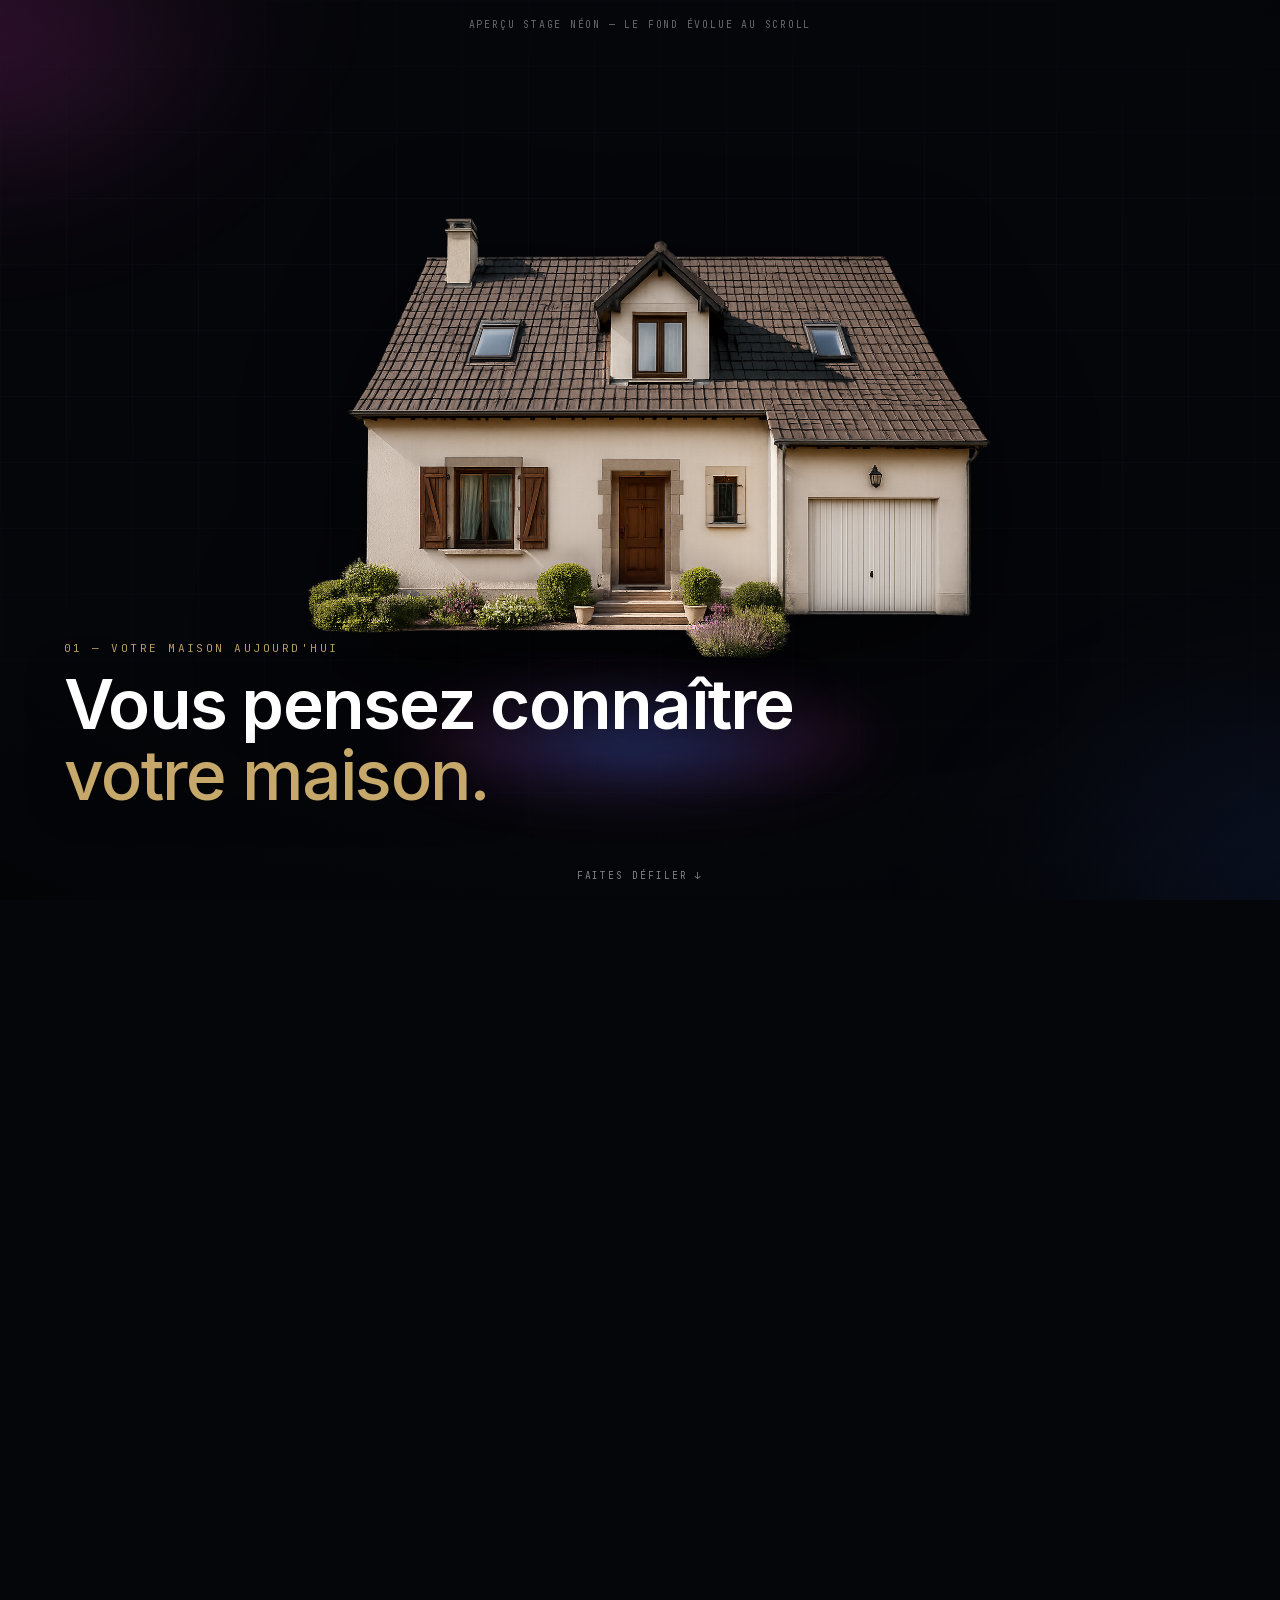
<file: stage.html>
<!doctype html>
<html lang="fr">
<head>
<meta charset="utf-8">
<meta name="viewport" content="width=device-width, initial-scale=1, viewport-fit=cover">
<title>Kheops — Stage (aperçu néon)</title>
<link rel="stylesheet" href="assets/css/fonts.css">
<style>
  :root{
    --gold-soft:#c6a86a;
    --font-mono:'JetBrains Mono',ui-monospace,monospace;
    --c1:217,70,200;   /* néon magenta (piloté au scroll) */
    --c2:60,120,255;   /* néon bleu    (piloté au scroll) */
    --p1x:28%; --p1y:32%;
    --p2x:74%; --p2y:64%;
  }
  *{margin:0;padding:0;box-sizing:border-box;}
  html{scroll-behavior:auto;}
  body{font-family:'Inter',system-ui,sans-serif;color:#fff;background:#05060a;
    min-height:320vh;} /* page longue pour démontrer l'évolution au scroll */

  /* ===== STAGE fixe plein écran ===== */
  .stage{position:fixed;inset:0;overflow:hidden;z-index:0;background:#05060a;}

  /* deux halos néon dont la couleur + position évoluent au scroll */
  .stage::before{content:"";position:absolute;inset:-15%;z-index:0;
    background:
      radial-gradient(34% 34% at var(--p1x) var(--p1y), rgba(var(--c1),.38) 0%, rgba(var(--c1),.10) 34%, transparent 58%),
      radial-gradient(36% 36% at var(--p2x) var(--p2y), rgba(var(--c2),.34) 0%, rgba(var(--c2),.09) 36%, transparent 60%);
    filter:blur(55px);
    transition:background .15s linear;}

  /* voile sombre pour garder le quasi-noir profond */
  .stage::after{content:"";position:absolute;inset:0;z-index:1;pointer-events:none;
    background:
      radial-gradient(120% 100% at 50% 42%, transparent 46%, rgba(0,0,0,.62) 100%),
      linear-gradient(180deg, rgba(5,6,10,.30) 0%, rgba(5,6,10,0) 30%, rgba(5,6,10,.55) 100%);}

  /* grille technique */
  .grid{position:absolute;inset:0;z-index:1;pointer-events:none;opacity:.6;
    background:
      linear-gradient(rgba(150,170,220,.05) 1px, transparent 1px) 0 0/66px 66px,
      linear-gradient(90deg, rgba(150,170,220,.05) 1px, transparent 1px) 0 0/66px 66px;
    -webkit-mask-image:radial-gradient(120% 90% at 50% 45%, #000 30%, transparent 78%);
            mask-image:radial-gradient(120% 90% at 50% 45%, #000 30%, transparent 78%);
    animation:gridDrift 26s linear infinite;}
  @keyframes gridDrift{0%{background-position:0 0,0 0;}100%{background-position:0 66px,66px 0;}}

  /* maison centrée + socle */
  .house-wrap{position:fixed;inset:0;z-index:2;display:flex;align-items:center;justify-content:center;}
  .platform{position:absolute;left:50%;top:73%;transform:translateX(-50%);
    width:52vw;height:18vh;border-radius:50%;
    background:radial-gradient(closest-side, rgba(var(--c2),.45), rgba(var(--c1),.14) 55%, transparent 76%);
    filter:blur(26px);}
  .house{position:relative;max-width:60vw;max-height:62vh;object-fit:contain;
    filter:drop-shadow(0 30px 55px rgba(0,0,0,.7));
    animation:float 7s ease-in-out infinite;}
  @keyframes float{0%,100%{transform:translateY(0);}50%{transform:translateY(-10px);}}

  /* légende fixe */
  .cap{position:fixed;left:clamp(24px,5vw,76px);bottom:clamp(48px,10vh,96px);z-index:4;max-width:min(760px,82vw);}
  .cap-k{display:block;font-family:var(--font-mono);text-transform:uppercase;letter-spacing:.22em;
    font-size:.7rem;color:var(--gold-soft);margin-bottom:14px;opacity:.92;}
  .cap-t{font-size:clamp(2rem,5.4vw,4.4rem);line-height:1.02;letter-spacing:-.025em;font-weight:600;
    text-shadow:0 2px 40px rgba(0,0,0,.6);}
  .cap-t em{color:var(--gold-soft);font-weight:500;font-style:normal;}

  .note{position:fixed;top:18px;left:50%;transform:translateX(-50%);z-index:6;
    font-family:var(--font-mono);font-size:.62rem;letter-spacing:.18em;text-transform:uppercase;
    color:rgba(255,255,255,.4);}
  .scrollhint{position:fixed;bottom:18px;left:50%;transform:translateX(-50%);z-index:6;
    font-family:var(--font-mono);font-size:.6rem;letter-spacing:.2em;text-transform:uppercase;
    color:rgba(255,255,255,.5);}
</style>
</head>
<body>
  <div class="stage" id="stage">
    <div class="grid"></div>
  </div>
  <div class="house-wrap">
    <div class="platform"></div>
    <img class="house" src="assets/img/house.png" alt="Maison">
  </div>
  <div class="cap">
    <span class="cap-k">01 — Votre maison aujourd'hui</span>
    <div class="cap-t">Vous pensez connaître<br><em>votre maison.</em></div>
  </div>
  <div class="note">Aperçu stage néon — le fond évolue au scroll</div>
  <div class="scrollhint">Faites défiler ↓</div>

<script>
(function(){
  var root = document.documentElement.style;
  // paliers de palette néon (r,g,b) — magenta/rose ←→ bleu/cyan/violet
  var keys = [
    {at:0.00, c1:[224,64,196], c2:[58,118,255], p1:[10,12], p2:[90,88]}, // magenta coin h-g + bleu coin b-d
    {at:0.50, c1:[150,70,255], c2:[40,200,235], p1:[8,90],  p2:[92,10]}, // violet coin b-g + cyan coin h-d
    {at:1.00, c1:[255,70,150], c2:[60,120,255], p1:[12,10], p2:[88,90]}  // rose coin h-g + bleu coin b-d
  ];
  function lerp(a,b,t){return a+(b-a)*t;}
  function mix(a,b,t){return [Math.round(lerp(a[0],b[0],t)),Math.round(lerp(a[1],b[1],t)),Math.round(lerp(a[2],b[2],t))];}
  function update(){
    var max = document.body.scrollHeight - window.innerHeight;
    var p = max>0 ? Math.min(1,Math.max(0, window.scrollY/max)) : 0;
    // trouver le segment
    var i=0; while(i<keys.length-1 && p>keys[i+1].at) i++;
    var a=keys[i], b=keys[Math.min(i+1,keys.length-1)];
    var t = b.at>a.at ? (p-a.at)/(b.at-a.at) : 0;
    var c1=mix(a.c1,b.c1,t), c2=mix(a.c2,b.c2,t);
    var p1=[lerp(a.p1[0],b.p1[0],t),lerp(a.p1[1],b.p1[1],t)];
    var p2=[lerp(a.p2[0],b.p2[0],t),lerp(a.p2[1],b.p2[1],t)];
    root.setProperty('--c1', c1.join(','));
    root.setProperty('--c2', c2.join(','));
    root.setProperty('--p1x', p1[0].toFixed(1)+'%');
    root.setProperty('--p1y', p1[1].toFixed(1)+'%');
    root.setProperty('--p2x', p2[0].toFixed(1)+'%');
    root.setProperty('--p2y', p2[1].toFixed(1)+'%');
  }
  var tick=false;
  window.addEventListener('scroll', function(){ if(!tick){tick=true;requestAnimationFrame(function(){update();tick=false;});} }, {passive:true});
  window.addEventListener('resize', update, {passive:true});
  update();
})();
</script>
</body>
</html>
</file>
<file: assets/css/fonts.css>
/* Self-hosted fonts — no external CDN, RGPD-safe (audit §0-CDN) */

@font-face {
  font-family: 'Inter';
  font-style: normal;
  font-weight: 400 800;
  font-display: swap;
  src: url('../fonts/inter-var.woff2') format('woff2');
}

@font-face {
  font-family: 'Lora';
  font-style: italic;
  font-weight: 400 600;
  font-display: swap;
  src: url('../fonts/lora-italic-var.woff2') format('woff2');
}

@font-face {
  font-family: 'JetBrains Mono';
  font-style: normal;
  font-weight: 400 500;
  font-display: swap;
  src: url('../fonts/jetbrains-mono-var.woff2') format('woff2');
}
</file>
<file: assets/css/story.css>
/* ============================================================
   Kheops — Cinematic scroll experience "Le potentiel révélé"
   DA: blanc cassé · gris pierre · anthracite · bois · or discret
   Inspirations: Apple / Tesla / Foster+Partners / Poliform
   0 dépendance externe.
   ============================================================ */

:root{
  --bone:#F4F1EA;
  --bone-2:#EAE5DA;
  --stone:#A8A299;
  --anthra:#16181B;
  --anthra-2:#0E0F11;
  --wood:#B98B5E;
  --gold:#C6A86A;
  --gold-soft:#D8C49A;
  --ink:#1A1B1D;
  --ink-soft:#5E5C57;
  --on-dark:#ECE8E0;
  --on-dark-soft:#B7B2A8;

  --font-sans:'Inter',system-ui,-apple-system,Segoe UI,Roboto,sans-serif;
  --font-serif:'Lora',Georgia,serif;
  --font-mono:'JetBrains Mono',ui-monospace,Menlo,monospace;

  --maxw:1200px;
  --ease:cubic-bezier(.22,1,.36,1);
}

*{box-sizing:border-box;}
html{-webkit-text-size-adjust:100%;background:var(--anthra);}
body{
  margin:0;background:var(--anthra);color:var(--on-dark);
  font-family:var(--font-sans);font-size:17px;line-height:1.6;font-weight:400;
  -webkit-font-smoothing:antialiased;text-rendering:optimizeLegibility;overflow-x:hidden;
}
img{max-width:100%;display:block;}
a{color:inherit;text-decoration:none;}
em{font-family:var(--font-serif);font-style:italic;font-weight:500;}
.mono{font-family:var(--font-mono);text-transform:uppercase;letter-spacing:.16em;font-size:.7rem;font-weight:400;}
.wrap{width:100%;max-width:var(--maxw);margin-inline:auto;padding-inline:clamp(20px,5vw,56px);}

.skip-link{position:absolute;left:-9999px;top:0;z-index:200;background:var(--gold);color:#000;padding:12px 18px;}
.skip-link:focus{left:0;}
:focus-visible{outline:2px solid var(--gold);outline-offset:3px;}

/* ---------- Header ---------- */
.hd{position:fixed;top:0;left:0;right:0;z-index:80;transition:background .5s var(--ease),backdrop-filter .5s var(--ease),border-color .5s var(--ease);border-bottom:1px solid transparent;}
.hd-inner{display:flex;align-items:center;justify-content:space-between;gap:20px;padding:18px clamp(20px,5vw,56px);max-width:1440px;margin-inline:auto;}
.hd-brand img{height:30px;width:auto;filter:brightness(0) invert(1);opacity:.96;transition:filter .5s var(--ease);}
.hd-cta{
  font-size:.84rem;font-weight:600;letter-spacing:.01em;color:#000;background:var(--gold);
  padding:11px 20px;border-radius:999px;transition:transform .35s var(--ease),background .35s var(--ease);
  white-space:nowrap;
}
.hd-cta:hover{transform:translateY(-2px);background:var(--gold-soft);}
.hd.on-light{background:color-mix(in srgb,var(--bone) 86%,transparent);backdrop-filter:saturate(140%) blur(14px);border-bottom-color:rgba(26,27,29,.1);}
.hd.on-light .hd-brand img{filter:brightness(0);opacity:.82;}

/* ============================================================
   ACT FRAMEWORK (scroll-driven scrub)
   JS sets --p (0→1) per act as you scroll through it.
   ============================================================ */
.act{
  --p:0;
  --in:clamp(0,calc((var(--p) - .08) * 5),1);
  --out:clamp(0,calc((.94 - var(--p)) * 8),1);
  --vis:min(var(--in),var(--out));
  position:relative;
  height:260vh;                 /* scroll room → cinematic pacing */
}
.act-sticky{position:sticky;top:0;height:100vh;height:100svh;overflow:hidden;background:var(--anthra-2);}

/* Act 1 is the landing hero: copy must be legible at scroll 0,
   so it stays visible (--in:1) and only fades as you scroll away. */
.act[data-act="1"]{--in:1;}

.act-bg{
  position:absolute;inset:-2% ;            /* slight bleed for scale */
  background-size:cover;background-position:center;
  transform:scale(calc(1.04 + var(--p) * .12));
  will-change:transform;
}
/* gradients for legibility */
.act-grade{position:absolute;inset:0;background:linear-gradient(180deg,rgba(8,9,11,.55) 0%,rgba(8,9,11,.05) 30%,rgba(8,9,11,.15) 60%,rgba(8,9,11,.85) 100%);}
.act-grade--bottom{background:linear-gradient(180deg,rgba(8,9,11,.25) 0%,transparent 35%,rgba(8,9,11,.9) 100%);}
.act-grade--full{background:linear-gradient(180deg,rgba(8,9,11,.7) 0%,rgba(8,9,11,.45) 45%,rgba(8,9,11,.92) 100%);}
.act-sticky::after{ /* subtle vignette to enrich low-light cinema feel */
  content:"";position:absolute;inset:0;pointer-events:none;
  box-shadow:inset 0 0 180px 40px rgba(0,0,0,.45);
}

/* copy block */
.act-copy{position:absolute;left:0;right:0;bottom:9vh;}
.act-copy--top{bottom:auto;top:18vh;}
.act-copy,.final-copy{padding-inline:clamp(20px,5vw,56px);max-width:1440px;margin-inline:auto;}
.act-idx{display:block;color:var(--gold);margin-bottom:18px;opacity:var(--vis);transform:translateY(calc((1 - var(--vis)) * 22px));}
.act-title{
  font-size:clamp(2.1rem,5.4vw,4.6rem);line-height:1.02;letter-spacing:-.02em;font-weight:700;margin:0;max-width:18ch;
  color:#fff;text-shadow:0 2px 40px rgba(0,0,0,.5);
  opacity:var(--vis);transform:translateY(calc((1 - var(--vis)) * 34px));
}
.act-title em{color:var(--gold-soft);}
.act-sub{
  font-size:clamp(1rem,1.6vw,1.25rem);color:var(--on-dark);max-width:48ch;margin:22px 0 0;
  opacity:calc(var(--vis) * .92);transform:translateY(calc((1 - var(--vis)) * 28px));
}

.scroll-hint{position:absolute;left:50%;bottom:26px;transform:translateX(-50%);color:var(--on-dark-soft);display:flex;gap:10px;align-items:center;opacity:calc(1 - var(--p) * 3);}
.scroll-hint span{display:inline-block;animation:bob 1.8s var(--ease) infinite;}
@keyframes bob{0%,100%{transform:translateY(0)}50%{transform:translateY(5px)}}

/* ---------- ACT 2 : scanner ---------- */
.act--scan .act-bg{filter:saturate(1.05) contrast(1.04);}
.scanline{
  position:absolute;left:0;right:0;height:2px;top:calc(8% + var(--p) * 80%);
  background:linear-gradient(90deg,transparent,var(--gold),transparent);
  box-shadow:0 0 26px 6px rgba(198,168,106,.55);opacity:calc(var(--vis));
}
.scanline::after{content:"";position:absolute;left:0;right:0;top:-60px;height:60px;background:linear-gradient(180deg,transparent,rgba(198,168,106,.12));}
.callout{
  position:absolute;display:inline-flex;align-items:center;gap:8px;
  font-family:var(--font-mono);text-transform:uppercase;letter-spacing:.12em;font-size:.66rem;
  color:#fff;background:rgba(14,15,17,.55);border:1px solid rgba(198,168,106,.5);
  padding:7px 11px;border-radius:6px;backdrop-filter:blur(4px);
}
.callout i{width:7px;height:7px;border-radius:50%;background:var(--gold);box-shadow:0 0 10px 2px rgba(198,168,106,.8);}
.callout--a{top:30%;right:14%;opacity:clamp(0,calc((var(--p) - .35) * 6),1);transform:translateY(calc((1 - clamp(0,calc((var(--p) - .35)*6),1))*10px));}
.callout--b{top:58%;right:22%;opacity:clamp(0,calc((var(--p) - .55) * 6),1);transform:translateY(calc((1 - clamp(0,calc((var(--p) - .55)*6),1))*10px));}

/* ---------- ACT 3 : extension reveal ---------- */
.act--reveal .act-bg{filter:brightness(calc(.72 + var(--p) * .38)) saturate(calc(.7 + var(--p)*.5));}
.badge{
  position:absolute;top:24%;right:12%;z-index:3;
  display:flex;align-items:baseline;gap:4px;
  font-weight:800;font-size:clamp(2rem,5vw,3.6rem);line-height:1;color:#fff;
  padding:18px 22px;border:1px solid rgba(198,168,106,.6);border-radius:14px;
  background:rgba(14,15,17,.4);backdrop-filter:blur(6px);
  opacity:clamp(0,calc((var(--p) - .3) * 4),1);
  transform:scale(calc(.82 + clamp(0,calc((var(--p) - .3)*4),1) * .18));
}
.badge-u{font-size:.42em;font-weight:600;color:var(--gold-soft);}

/* ---------- ACT 4 : light bloom ---------- */
.act-bloom{
  position:absolute;inset:0;pointer-events:none;
  background:radial-gradient(60% 50% at 50% 38%,rgba(255,238,206,.0),rgba(255,238,206,0) 70%);
  opacity:var(--p);
  mix-blend-mode:screen;
  background:radial-gradient(55% 45% at 50% 36%,rgba(255,241,214,.55),rgba(255,241,214,0) 65%);
}
.act--light .act-bg{filter:brightness(calc(.82 + var(--p)*.3));}

/* ---------- ACT 5 : combles open ---------- */
.act--open .act-bg{
  clip-path:inset(calc((1 - var(--p)) * 14%) 0 0 0);
  filter:brightness(calc(.85 + var(--p)*.2));
}

/* ---------- ACT 6 : avant / après ---------- */
.act--ba .act-bg{transform:scale(calc(1.02 + var(--p)*.06));}
.act-bg--after{clip-path:inset(0 calc((1 - var(--p)) * 100%) 0 0);}
.ba-divider{position:absolute;top:0;bottom:0;left:calc(var(--p) * 100%);width:2px;background:var(--gold);box-shadow:0 0 22px 4px rgba(198,168,106,.6);opacity:clamp(0,calc(var(--p)*8),1);}
.ba-divider::before{content:"";position:absolute;top:50%;left:50%;width:42px;height:42px;transform:translate(-50%,-50%);border:2px solid var(--gold);border-radius:50%;background:rgba(14,15,17,.4);backdrop-filter:blur(3px);}
.ba-tag{position:absolute;top:14%;padding:6px 12px;border-radius:6px;background:rgba(14,15,17,.6);border:1px solid rgba(255,255,255,.18);color:#fff;}
.ba-tag--before{right:8%;opacity:calc(1 - var(--p)*1.4);}
.ba-tag--after{left:8%;opacity:clamp(0,calc((var(--p) - .25) * 3),1);}

/* ---------- ACT 7 : final ---------- */
.act--final .act-bg{filter:saturate(1.05) contrast(1.03);}
.final-copy{position:absolute;left:0;right:0;bottom:0;top:0;display:flex;flex-direction:column;justify-content:center;}
.final-copy .act-title{max-width:20ch;}
.metrics{
  list-style:none;display:grid;grid-template-columns:repeat(4,minmax(0,1fr));gap:0;margin:40px 0 36px;padding:0;
  border-top:1px solid rgba(255,255,255,.16);max-width:860px;
  opacity:var(--vis);
}
.metric{padding:22px 22px 6px;border-left:1px solid rgba(255,255,255,.14);}
.metric:first-child{border-left:none;padding-left:0;}
.metric-n{display:block;font-size:clamp(1.7rem,3.4vw,2.8rem);font-weight:800;letter-spacing:-.02em;color:#fff;line-height:1;}
.metric-n--txt{font-weight:700;}
.metric-l{display:block;margin-top:10px;color:var(--gold-soft);}

/* ---------- Buttons ---------- */
.btn-gold{
  display:inline-flex;align-items:center;gap:10px;align-self:flex-start;
  background:var(--gold);color:#000;font-weight:600;font-size:1rem;
  padding:15px 28px;border-radius:999px;border:1px solid var(--gold);cursor:pointer;
  transition:transform .35s var(--ease),background .35s var(--ease),gap .35s var(--ease);
  opacity:var(--vis);
}
.btn-gold:hover{transform:translateY(-2px);background:var(--gold-soft);gap:16px;}
.btn-block{width:100%;justify-content:center;opacity:1;}

/* ============================================================
   LIGHT SECTIONS (after the story)
   ============================================================ */
.eyebrow{color:var(--wood);margin:0 0 22px;}
.sec-title{font-size:clamp(1.7rem,3.6vw,3rem);line-height:1.08;letter-spacing:-.02em;font-weight:700;margin:0;color:var(--ink);}
.sec-title em{color:var(--wood);}

.expertise{background:var(--bone);color:var(--ink);padding-block:clamp(80px,12vw,150px);position:relative;z-index:1;}
.exp-list{list-style:none;margin:56px 0 0;padding:0;border-top:1px solid rgba(26,27,29,.12);}
.exp-list li{display:grid;grid-template-columns:1fr 1.15fr;gap:clamp(24px,5vw,72px);align-items:baseline;padding:32px 0;border-bottom:1px solid rgba(26,27,29,.12);transition:padding-left .4s var(--ease);}
.exp-list li:hover{padding-left:10px;}
.exp-list h3{font-size:clamp(1.5rem,3vw,2.4rem);font-weight:700;margin:0;color:var(--ink);letter-spacing:-.015em;}
.exp-list p{margin:0;color:var(--ink-soft);font-size:clamp(1.05rem,1.4vw,1.22rem);line-height:1.5;max-width:46ch;}

.contact{background:var(--bone-2);color:var(--ink);padding-block:clamp(80px,12vw,150px);}
.contact-grid{display:grid;grid-template-columns:1.1fr .9fr;gap:clamp(40px,6vw,90px);align-items:start;}
.contact-lead{font-size:1.12rem;color:var(--ink-soft);max-width:46ch;margin:26px 0 32px;}
.contact-rows{display:flex;flex-direction:column;gap:2px;}
.contact-rows a,.contact-rows p{display:flex;flex-direction:column;gap:3px;padding:16px 0;border-top:1px solid rgba(26,27,29,.12);margin:0;font-size:1.1rem;color:var(--ink);transition:color .3s var(--ease);}
.contact-rows a:hover{color:var(--wood);}
.contact-rows .mono{color:var(--ink-soft);}

.form{background:var(--bone);border:1px solid rgba(26,27,29,.12);border-radius:16px;padding:clamp(24px,3vw,38px);display:flex;flex-direction:column;gap:15px;}
.form label{display:flex;flex-direction:column;gap:7px;font-size:.8rem;font-weight:600;color:var(--ink-soft);}
.form input,.form textarea{font-family:var(--font-sans);font-size:1rem;color:var(--ink);background:var(--bone-2);border:1px solid rgba(26,27,29,.14);border-radius:10px;padding:12px 14px;transition:border-color .3s var(--ease),background .3s var(--ease);}
.form input:focus,.form textarea:focus{outline:none;border-color:var(--wood);background:#fff;}
.form textarea{resize:vertical;}
.form-note{font-size:.78rem;color:var(--ink-soft);margin:2px 0 0;}

/* ---------- Footer ---------- */
.ft{background:var(--anthra-2);color:var(--on-dark-soft);padding:64px 0;}
.ft-inner{display:flex;flex-direction:column;gap:14px;align-items:flex-start;}
.ft-logo{height:32px;filter:brightness(0) invert(1);opacity:.92;}
.ft-tag{margin:0;color:var(--on-dark);}
.ft-legal{margin:0;font-size:.85rem;color:var(--on-dark-soft);}

/* ============================================================
   RESPONSIVE
   ============================================================ */
@media (max-width:860px){
  .act{height:200vh;}
  .act-title{font-size:clamp(1.9rem,8vw,3rem);}
  .metrics{grid-template-columns:repeat(2,1fr);max-width:none;}
  .metric:nth-child(3),.metric:nth-child(4){border-top:1px solid rgba(255,255,255,.14);}
  .metric:nth-child(odd){border-left:none;padding-left:0;}
  .exp-list li{grid-template-columns:1fr;gap:8px;}
  .exp-list p{max-width:none;}
  .contact-grid{grid-template-columns:1fr;}
  .hd-cta{padding:10px 14px;font-size:.76rem;}
}

/* ============================================================
   NO-JS  &  REDUCED MOTION  → static, fully legible
   ============================================================ */
html:not(.js) .act{height:100svh;}
html:not(.js) .act-sticky{position:relative;}
html:not(.js) .act{--p:.5;}
html:not(.js) .act-idx,html:not(.js) .act-title,html:not(.js) .act-sub,
html:not(.js) .metrics,html:not(.js) .btn-gold{opacity:1;transform:none;}

@media (prefers-reduced-motion:reduce){
  .act{height:100svh;}
  .act-sticky{position:relative;}
  .act-bg{transform:none!important;clip-path:none!important;filter:none!important;}
  .act-bg--after{clip-path:inset(0 0 0 50%)!important;}
  .ba-divider{left:50%;opacity:1;}
  .scanline{display:none;}
  .act-idx,.act-title,.act-sub,.metrics,.btn-gold,.callout,.badge,.ba-tag--after{opacity:1!important;transform:none!important;}
  .scroll-hint span{animation:none;}
}

/* ============================================================
   SITE COMPLET — sections premium + cinétique de révélation
   (ajout : manifeste, approche, engagements, réalisations
    avant/après, FAQ, footer nav)
   ============================================================ */

/* ---------- Révélation au scroll ---------- */
.reveal{opacity:0;transform:translateY(28px);transition:opacity .9s var(--ease),transform .9s var(--ease);will-change:opacity,transform;}
.reveal.in{opacity:1;transform:none;}
.reveal[data-d="1"]{transition-delay:.08s}
.reveal[data-d="2"]{transition-delay:.16s}
.reveal[data-d="3"]{transition-delay:.24s}
.reveal[data-d="4"]{transition-delay:.32s}
.reveal[data-d="5"]{transition-delay:.40s}

/* en-têtes sur fond sombre */
.sec--dark{background:var(--anthra);color:var(--on-dark);}
.sec--dark2{background:var(--anthra-2);color:var(--on-dark);}
.sec--dark .sec-title,.sec--dark2 .sec-title{color:#fff;}
.sec--dark .sec-title em,.sec--dark2 .sec-title em{color:var(--gold-soft);}
.sec--dark .eyebrow,.sec--dark2 .eyebrow{color:var(--gold-soft);}

/* ---------- Étapes : expertise plein écran, texte + photo par étape ---------- */
.etapes{background:var(--bone-2);color:var(--ink);min-height:100vh;min-height:100svh;
  display:flex;flex-direction:column;justify-content:flex-start;
  padding-block:clamp(72px,7vw,104px);}
.etapes .wrap{max-width:1520px;display:flex;flex-direction:column;flex:1;}
.etapes-head{margin-bottom:clamp(48px,6vw,84px);max-width:940px;}
/* Sur grand écran, on sort le titre vers la gouttière (décalé à gauche des cartes) */
@media (min-width:1521px){
  .etapes-head{margin-left:calc((100vw - 1520px) / -2);}
}
.etapes-title{font-size:clamp(2.2rem,5vw,4rem);line-height:1.04;letter-spacing:-.025em;
  font-weight:700;margin:0;color:var(--ink);}
.etapes-title em{color:var(--wood);}
/* Texte d'intro aligné à gauche, dans l'axe du titre */
.etapes-intro{margin:clamp(22px,2.2vw,34px) 0 0;max-width:620px;
  color:var(--ink-soft);font-size:clamp(1rem,1.25vw,1.18rem);line-height:1.6;}
.etapes-grid{list-style:none;margin:0;padding:0;flex:1;display:grid;grid-template-columns:repeat(4,1fr);
  gap:clamp(24px,2.8vw,46px);}
.etape{display:flex;flex-direction:column;padding-top:4px;}
.etape h3{font-size:clamp(1.2rem,1.9vw,1.55rem);margin:0 0 12px;color:var(--ink);letter-spacing:-.01em;}
.etape p{margin:0 0 28px;color:var(--ink-soft);font-size:.98rem;line-height:1.55;}
/* Emplacement photo (placeholder élégant tant qu'aucune image n'est fournie) */
.etape-media{margin-top:auto;position:relative;aspect-ratio:4/3;border-radius:14px;overflow:hidden;
  background:linear-gradient(135deg,#e9e3d6 0%,#d7cdba 100%);border:1px solid rgba(26,27,29,.10);
  display:flex;flex-direction:column;align-items:center;justify-content:center;gap:6px;
  box-shadow:0 26px 52px -32px rgba(0,0,0,.45);}
.etape-media img{position:absolute;inset:0;width:100%;height:100%;object-fit:cover;}
.etape-media-k{font-family:var(--font-mono);font-size:1.5rem;font-weight:600;color:var(--wood);opacity:.45;}
.etape-media-l{font-family:var(--font-mono);font-size:.6rem;letter-spacing:.18em;text-transform:uppercase;
  color:var(--ink-soft);opacity:.7;}

/* Animation d'apparition « en tournant » + fondu (réutilise l'observer .reveal) */
.reveal--turn{opacity:0;transform:perspective(1100px) rotateY(-22deg) translateY(52px) scale(.95);
  transform-origin:left center;
  transition:opacity 1s var(--ease),transform 1.1s var(--ease);}
.reveal--turn.in{opacity:1;transform:none;}
/* Cascade marquée 1→2→3→4 propre à la section étapes */
.etapes .reveal[data-d="1"]{transition-delay:.08s}
.etapes .reveal[data-d="2"]{transition-delay:.26s}
.etapes .reveal[data-d="3"]{transition-delay:.44s}
.etapes .reveal[data-d="4"]{transition-delay:.62s}

@media (max-width:900px){
  .etapes-grid{grid-template-columns:repeat(2,1fr);gap:30px;}
}
@media (max-width:600px){
  /* mobile : pleine largeur, une étape par ligne, photo généreuse */
  .etapes{min-height:0;padding-block:clamp(72px,18vw,104px);}
  .etapes-intro{margin-left:0;}
  .etapes-grid{grid-template-columns:1fr;gap:38px;}
  .etape-media{aspect-ratio:16/10;}
  .reveal--turn{transform:perspective(900px) rotateY(-10deg) translateY(32px) scale(.96);}
}

/* ---------- Engagements (bande sombre, preuves réelles) ---------- */
.engage{padding-block:clamp(72px,10vw,124px);}
.engage-grid{display:grid;grid-template-columns:repeat(4,1fr);gap:clamp(26px,3vw,48px);margin-top:50px;}
.engage-item{border-top:1px solid rgba(255,255,255,.16);padding-top:22px;}
.engage-k{display:block;font-size:clamp(1.5rem,3vw,2.4rem);font-weight:800;letter-spacing:-.02em;color:#fff;line-height:1;}
.engage-l{display:block;margin-top:10px;color:var(--gold-soft);font-size:.95rem;}

/* ---------- Réalisations : comparateur avant / après ---------- */
.realis{background:var(--bone-2);color:var(--ink);padding-block:clamp(80px,12vw,150px);}
.ba{position:relative;margin-top:50px;border-radius:16px;overflow:hidden;aspect-ratio:3/2;--pos:50%;
  box-shadow:0 36px 70px -34px rgba(0,0,0,.45);touch-action:none;}
.ba img{position:absolute;inset:0;width:100%;height:100%;object-fit:cover;pointer-events:none;}
.ba-before{position:absolute;inset:0;clip-path:inset(0 calc(100% - var(--pos)) 0 0);}
.ba-handle{position:absolute;top:0;bottom:0;left:var(--pos);width:2px;background:var(--gold);
  box-shadow:0 0 0 1px rgba(0,0,0,.18),0 0 24px 3px rgba(198,168,106,.6);transform:translateX(-1px);pointer-events:none;}
.ba-handle::after{content:"";position:absolute;top:50%;left:50%;width:48px;height:48px;transform:translate(-50%,-50%);
  border-radius:50%;background:var(--gold);box-shadow:0 8px 20px rgba(0,0,0,.32);}
.ba-handle::before{content:"\2194";position:absolute;top:50%;left:50%;transform:translate(-50%,-50%);z-index:2;color:#000;font-size:1.15rem;font-weight:700;}
.ba-range{position:absolute;inset:0;width:100%;height:100%;margin:0;opacity:0;cursor:ew-resize;}
.ba-tag{position:absolute;top:16px;padding:7px 13px;border-radius:999px;font-family:var(--font-mono);
  font-size:.6rem;letter-spacing:.16em;text-transform:uppercase;background:rgba(14,15,17,.62);color:#fff;backdrop-filter:blur(4px);}
.ba-tag.is-before{left:16px;}
.ba-tag.is-after{right:16px;}
.realis-note{margin:18px 0 0;color:var(--ink-soft);font-size:.86rem;}

/* ---------- Nos réalisations : carrousel défilant "train" ---------- */
.rea{min-height:100vh;min-height:100svh;display:flex;flex-direction:column;justify-content:center;
  gap:clamp(32px,5vw,60px);padding-block:clamp(76px,9vw,120px);overflow:hidden;}
/* En-tête et pied alignés à gauche (et non centrés) pour mieux occuper l'espace */
.rea-head{max-width:880px;margin-inline:0;}
.rea-foot{margin-inline:0;}
.rea-title{font-size:clamp(2rem,4.6vw,3.6rem);line-height:1.05;letter-spacing:-.025em;font-weight:700;margin:0;color:#fff;}
.rea-title em{color:var(--gold-soft);}
.rea-intro{margin:clamp(18px,2vw,28px) 0 0;max-width:600px;color:var(--on-dark-soft);
  font-size:clamp(1rem,1.2vw,1.15rem);line-height:1.6;}

.rea-marquee{position:relative;width:100%;
  -webkit-mask-image:linear-gradient(90deg,transparent,#000 5%,#000 95%,transparent);
  mask-image:linear-gradient(90deg,transparent,#000 5%,#000 95%,transparent);}
.rea-track{display:flex;width:max-content;gap:clamp(16px,1.6vw,26px);
  animation:rea-scroll 80s linear infinite;will-change:transform;}
.rea-marquee:hover .rea-track,.rea-marquee:focus-within .rea-track{animation-play-state:paused;}
@keyframes rea-scroll{from{transform:translateX(-50%)}to{transform:translateX(0)}}

.rcard{position:relative;flex:0 0 auto;width:clamp(216px,22vw,320px);display:block;
  border-radius:16px;overflow:hidden;box-shadow:0 28px 54px -32px rgba(0,0,0,.75);
  transition:transform .5s var(--ease);}
.rcard:hover{transform:translateY(-6px);}
.rcard-media{display:block;position:relative;aspect-ratio:1/1;background:#1f2125;}
.rcard-media img{position:absolute;inset:0;width:100%;height:100%;object-fit:cover;transition:transform .9s var(--ease);}
.rcard:hover .rcard-media img{transform:scale(1.07);}
.rcard-media::after{content:"";position:absolute;inset:0;
  background:linear-gradient(180deg,transparent 42%,rgba(8,9,10,.72));}
.rcard-info{position:absolute;left:0;right:0;bottom:0;z-index:2;display:flex;flex-direction:column;gap:5px;
  padding:clamp(14px,1.2vw,20px);}
.rcard-cat{color:var(--gold-soft);font-size:.58rem;}
.rcard-name{color:#fff;font-size:clamp(1.02rem,1.3vw,1.25rem);font-weight:600;letter-spacing:-.01em;line-height:1.1;}
.rea-foot{margin-top:4px;}

@media (max-width:600px){
  .rea{min-height:100svh;}
  .rcard{width:clamp(184px,68vw,240px);}
  .rea-track{animation-duration:55s;}
}
/* Pas d'animation : on fige le ruban et on le rend défilable au doigt. */
@media (prefers-reduced-motion:reduce){
  .rea-track{animation:none;transform:none;}
  .rea-marquee{overflow-x:auto;-webkit-overflow-scrolling:touch;scrollbar-width:none;}
  .rea-marquee::-webkit-scrollbar{display:none;}
}

/* ============================================================
   PAGE « NOS RÉALISATIONS » (realisations.html)
   Chaque projet = section plein écran ancrée (#slug) — cible des
   clics du carrousel. Mobile-first, photos carrées même style.
   ============================================================ */
.rea-page{background:var(--anthra);color:var(--on-dark);}
/* compense le header fixe lors des sauts d'ancre */
.rea-page :where(.proj,.reah,.reacta){scroll-margin-top:84px;}

/* En-tête de page */
.reah{min-height:100vh;min-height:100svh;display:flex;align-items:center;
  background:var(--anthra-2);padding-block:clamp(96px,14vw,150px);}
.reah-inner{max-width:860px;}
.reah-back{color:var(--on-dark-soft);text-decoration:none;transition:color .3s var(--ease);}
.reah-back:hover{color:var(--gold-soft);}
.reah-title{font-size:clamp(2.4rem,7vw,5rem);line-height:1.02;letter-spacing:-.03em;
  font-weight:700;margin:clamp(18px,2vw,26px) 0 0;color:#fff;}
.reah-title em{color:var(--gold-soft);}
.reah-lead{margin:clamp(20px,2.4vw,32px) 0 0;max-width:620px;color:var(--on-dark-soft);
  font-size:clamp(1.05rem,1.3vw,1.25rem);line-height:1.65;}
.reah-scroll{margin:clamp(34px,5vw,60px) 0 0;color:var(--gold-soft);font-size:.62rem;letter-spacing:.18em;}

/* Section projet */
.proj{min-height:100vh;min-height:100svh;display:flex;align-items:center;
  padding-block:clamp(70px,9vw,120px);border-top:1px solid rgba(255,255,255,.06);}
.proj-grid{display:grid;grid-template-columns:1fr 1fr;gap:clamp(32px,5vw,80px);align-items:center;width:100%;}
.proj--alt .proj-media{order:2;}
.proj--alt .proj-body{order:1;}

/* Photo carrée (même langage que .rcard-media / .etape-media) */
.proj-media{position:relative;margin:0;border-radius:18px;overflow:hidden;
  aspect-ratio:1/1;background:#1f2125;box-shadow:0 40px 80px -40px rgba(0,0,0,.8);}
.proj-media img{position:absolute;inset:0;width:100%;height:100%;object-fit:cover;
  transition:transform 1.1s var(--ease);}
.proj:hover .proj-media img{transform:scale(1.05);}
.proj-count{position:absolute;left:14px;bottom:14px;z-index:2;color:#fff;
  background:rgba(8,9,10,.55);backdrop-filter:blur(6px);padding:6px 11px;border-radius:999px;
  font-size:.56rem;letter-spacing:.1em;}

/* Texte projet */
.proj-cat{color:var(--gold-soft);font-size:.62rem;letter-spacing:.16em;}
.proj-title{font-size:clamp(1.7rem,3.4vw,2.9rem);line-height:1.08;letter-spacing:-.02em;
  font-weight:700;margin:clamp(12px,1.4vw,18px) 0 0;color:#fff;}
.proj-title em{color:var(--gold-soft);font-style:italic;font-weight:400;}
.proj-loc{margin:14px 0 0;color:var(--stone);font-size:.66rem;letter-spacing:.12em;}
.proj-desc{margin:clamp(16px,1.8vw,24px) 0 0;max-width:560px;color:var(--on-dark-soft);
  font-size:clamp(1rem,1.15vw,1.12rem);line-height:1.7;}
.proj-cta{display:inline-block;margin-top:clamp(22px,2.6vw,34px);color:var(--gold-soft);
  text-decoration:none;font-weight:600;font-size:.98rem;border-bottom:1px solid transparent;
  transition:border-color .3s var(--ease);}
.proj-cta:hover{border-color:var(--gold-soft);}

/* Appel final */
.reacta{min-height:100vh;min-height:100svh;display:flex;align-items:center;
  background:var(--anthra-2);padding-block:clamp(80px,12vw,140px);}
.reacta-inner{max-width:760px;}
.reacta-title{font-size:clamp(2.2rem,5.4vw,4rem);line-height:1.05;letter-spacing:-.025em;
  font-weight:700;margin:clamp(16px,1.8vw,24px) 0 0;color:#fff;}
.reacta-title em{color:var(--gold-soft);}
.reacta-lead{margin:clamp(18px,2vw,28px) 0 clamp(30px,4vw,46px);max-width:560px;
  color:var(--on-dark-soft);font-size:clamp(1.05rem,1.3vw,1.2rem);line-height:1.6;}

/* Téléphone : on empile, photo au-dessus du texte */
@media (max-width:820px){
  .proj-grid{grid-template-columns:1fr;gap:clamp(26px,6vw,40px);}
  .proj--alt .proj-media{order:1;}
  .proj--alt .proj-body{order:2;}
  .proj-media{max-width:560px;}
}

/* ---------- FAQ ---------- */
.faq{background:var(--bone);color:var(--ink);padding-block:clamp(80px,12vw,150px);}
.faq-list{margin-top:46px;border-top:1px solid rgba(26,27,29,.12);}
.faq-list details{border-bottom:1px solid rgba(26,27,29,.12);}
.faq-list summary{list-style:none;cursor:pointer;display:flex;justify-content:space-between;gap:20px;align-items:center;
  padding:24px 0;font-size:clamp(1.05rem,1.8vw,1.3rem);font-weight:600;color:var(--ink);}
.faq-list summary::-webkit-details-marker{display:none;}
.faq-list summary::after{content:"+";font-weight:400;font-size:1.7rem;line-height:1;color:var(--wood);transition:transform .3s var(--ease);}
.faq-list details[open] summary::after{transform:rotate(45deg);}
.faq-list p{margin:0 0 26px;color:var(--ink-soft);max-width:72ch;}

/* ---------- Footer nav ---------- */
.ft-nav{display:flex;flex-wrap:wrap;gap:8px 26px;margin:4px 0;}
.ft-nav a{color:var(--on-dark-soft);transition:color .3s var(--ease);font-size:.95rem;}
.ft-nav a:hover{color:var(--gold-soft);}

@media (max-width:860px){
  .steps{grid-template-columns:1fr 1fr;}
  .engage-grid{grid-template-columns:1fr 1fr;}
}
@media (max-width:520px){
  .steps{grid-template-columns:1fr;}
}

html:not(.js) .reveal{opacity:1;transform:none;}
/* Reduced-motion : on adoucit fortement (pas de rotation 3D ni de grand
   déplacement) mais on conserve un léger glissement + fondu, TOUJOURS visible,
   pour que l'apparition reste perceptible quel que soit le réglage système. */
@media (prefers-reduced-motion:reduce){
  .reveal{transform:translateY(20px);transition-property:opacity,transform!important;transition-duration:.9s!important;}
  .reveal--turn{transform:translateY(26px);transition-property:opacity,transform!important;transition-duration:1s!important;}
  .reveal.in,.reveal--turn.in{transform:none!important;}
}
</file>
<file: assets/css/cinematic.css>
/* ============================================================
   Kheops — Moteur cinématique
   « Film » scroll-scrubbé : une scène épinglée où le scroll
   pilote, image par image, la transformation de la maison.
   Les vidéos Kling sont enchaînées par fondus ; les images
   fixes reçoivent un léger mouvement de caméra (Ken Burns).
   ============================================================ */
:root{
  --gold-soft:#c6a86a;
  --font-mono:'JetBrains Mono',ui-monospace,monospace;
  --c1:217,70,200;   /* néon magenta (piloté au scroll) */
  --c2:60,120,255;   /* néon bleu    (piloté au scroll) */
  --p1x:28%; --p1y:32%;
  --p2x:74%; --p2y:64%;
}

.cine{position:relative;z-index:1;background:#05060a;color:#fff;}

/* ===================== FILM ===================== */
/* .film = section HAUTE (sa hauteur = course de scroll, posée en JS) */
.film{position:relative;background:#05060a;}
/* .film-pin = scène épinglée plein écran */
.film-pin{position:sticky;top:0;height:100svh;min-height:560px;overflow:hidden;background:#05060a;}

/* --- Fond neutre (anthracite) derrière le canvas. Néon retiré (demande client). --- */
.film-bg{position:absolute;inset:0;z-index:0;background:#05060a;}
.film-bg::before{content:"";position:absolute;inset:-15%;
  background:radial-gradient(60% 50% at 50% 40%, rgba(150,160,180,.05) 0%, transparent 70%);
  filter:blur(55px);}
.film-bg::after{content:"";position:absolute;inset:0;pointer-events:none;
  background:
    radial-gradient(120% 100% at 50% 42%, transparent 46%, rgba(0,0,0,.62) 100%),
    linear-gradient(180deg, rgba(5,6,10,.30) 0%, rgba(5,6,10,0) 30%, rgba(5,6,10,.55) 100%);}
.film-grid{position:absolute;inset:0;pointer-events:none;opacity:.55;
  background:
    linear-gradient(rgba(150,170,220,.05) 1px, transparent 1px) 0 0/66px 66px,
    linear-gradient(90deg, rgba(150,170,220,.05) 1px, transparent 1px) 0 0/66px 66px;
  -webkit-mask-image:radial-gradient(120% 90% at 50% 45%, #000 30%, transparent 78%);
          mask-image:radial-gradient(120% 90% at 50% 45%, #000 30%, transparent 78%);
  animation:gridDrift 26s linear infinite;}
@keyframes gridDrift{0%{background-position:0 0,0 0;}100%{background-position:0 66px,66px 0;}}

/* --- Film continu : séquence d'images HD dessinée sur canvas --- */
.film-stage{position:absolute;inset:0;z-index:2;background:#05060a;}
/* Le canvas couvre tout le cadre ; le cadrage (cover/contain + 44%) est
   géré en JS dans drawImage pour préserver la netteté HD à tout DPR. */
.film-canvas{position:absolute;inset:0;width:100%;height:100%;display:block;
  background:#05060a;backface-visibility:hidden;}
/* Image de repli (poster) sous le canvas : visible sans JS / pendant le
   préchargement, masquée dès que le canvas dessine la 1re frame. */
.film-fallback{position:absolute;inset:0;width:100%;height:100%;z-index:1;
  object-fit:cover;object-position:center 44%;background:#05060a;}
.film-canvas.is-drawn + .film-fallback,
.film-canvas.is-drawn ~ .film-fallback{display:none;}

/* Voile pour la lisibilité du texte */
.film-veil{position:absolute;inset:0;z-index:3;pointer-events:none;
  background:linear-gradient(180deg, rgba(5,6,10,.42) 0%, rgba(5,6,10,0) 26%, rgba(5,6,10,0) 50%, rgba(5,6,10,.82) 100%);}

/* Voile sombre du tout début (frame 1) — opacité pilotée au scroll par le JS
   (1 à l'arrêt → 0 dès qu'on défile). Vignette + voile plat : assombrit
   l'image SANS toucher aux frames HD (qualité restaurée intacte). */
.film-intro{position:absolute;inset:0;z-index:3;pointer-events:none;opacity:1;
  background:
    radial-gradient(78% 68% at 50% 46%, rgba(5,6,10,0) 24%, rgba(5,6,10,.66) 100%),
    rgba(5,6,10,.30);
  transition:opacity .25s linear;}

/* --- Légendes (une par segment, fondu au scroll) --- */
.film-caps{position:absolute;inset:0;z-index:4;pointer-events:none;}
.film-cap{position:absolute;left:clamp(24px,5vw,76px);bottom:clamp(64px,12vh,120px);
  max-width:min(820px,84vw);opacity:0;will-change:opacity,transform;}
.film-cap .scene-cta{pointer-events:auto;margin-top:28px;display:inline-flex;}

.cap-k{display:block;font-family:var(--font-mono);text-transform:uppercase;letter-spacing:.22em;
  font-size:.7rem;color:var(--gold-soft);margin-bottom:14px;opacity:.92;}
.cap-t{font-size:clamp(2rem,5.4vw,4.4rem);line-height:1.03;letter-spacing:-.025em;font-weight:600;
  text-shadow:0 2px 40px rgba(0,0,0,.6);margin:0;}
.cap-t em{color:var(--gold-soft);font-weight:500;font-style:normal;}

/* --- Indice de scroll --- */
.film-hint{position:absolute;bottom:18px;left:50%;transform:translateX(-50%);z-index:6;
  font-family:var(--font-mono);font-size:.6rem;letter-spacing:.2em;text-transform:uppercase;
  color:rgba(255,255,255,.55);display:flex;align-items:center;gap:8px;transition:opacity .4s ease;}
.film-hint b{font-size:1.1rem;animation:hintBob 1.8s ease-in-out infinite;}
@keyframes hintBob{0%,100%{transform:translateY(0);}50%{transform:translateY(4px);}}

/* --- Barre de progression du film (fine, en haut) --- */
.film-bar{position:fixed;left:0;top:0;height:3px;width:0;z-index:60;
  background:linear-gradient(90deg, rgba(var(--c1),.9), var(--gold-soft));
  box-shadow:0 0 12px rgba(var(--c2),.6);transition:width .08s linear;}

/* --- Pastilles latérales --- */
.cine-prog{position:fixed;top:50%;right:18px;transform:translateY(-50%);z-index:60;
  display:flex;flex-direction:column;gap:10px;}
.cine-prog button{width:8px;height:8px;border-radius:50%;border:0;padding:0;cursor:pointer;
  background:rgba(255,255,255,.28);transition:background .3s,transform .3s;}
.cine-prog button.on{background:var(--gold-soft);transform:scale(1.35);}

@media (max-width:760px){
  /* portrait : on montre le cadre entier, maison parfaitement centrée
     (le fond néon habille les bandes) plutôt que de recadrer agressivement.
     Le canvas reproduit ce "contain" en JS ; le poster suit la même règle. */
  .film-fallback{object-fit:contain;object-position:center center;}
  .cine-prog{display:none;}
}

/* ===================== REPLIS (a11y / no-js) =====================
   Le JS bascule en mode empilé pour prefers-reduced-motion.
   En l'absence de JS, on dépile aussi proprement.            */
.is-static .film-pin{position:static;height:auto;}
.is-static .film-stage{position:relative;height:auto;}
.is-static .film-canvas{display:none;}
.is-static .film-fallback{position:relative;height:auto;aspect-ratio:1764/1176;object-fit:contain;}
.is-static .film-veil{display:none;}
.is-static .film-bar,.is-static .film-hint{display:none;}
.is-static .film-caps{position:static;}
.is-static .film-cap{position:static;margin:24px auto 0;left:auto;bottom:auto;}

html:not(.js) .film{height:auto!important;}
html:not(.js) .film-pin{position:static;height:auto;}
html:not(.js) .film-stage{position:relative;}
html:not(.js) .film-canvas{display:none;}
html:not(.js) .film-fallback{position:relative;height:auto;aspect-ratio:1764/1176;object-fit:contain;}
html:not(.js) .film-bg{position:absolute;}
html:not(.js) .film-veil{display:none;}
html:not(.js) .film-cap{opacity:1;}
</file>
